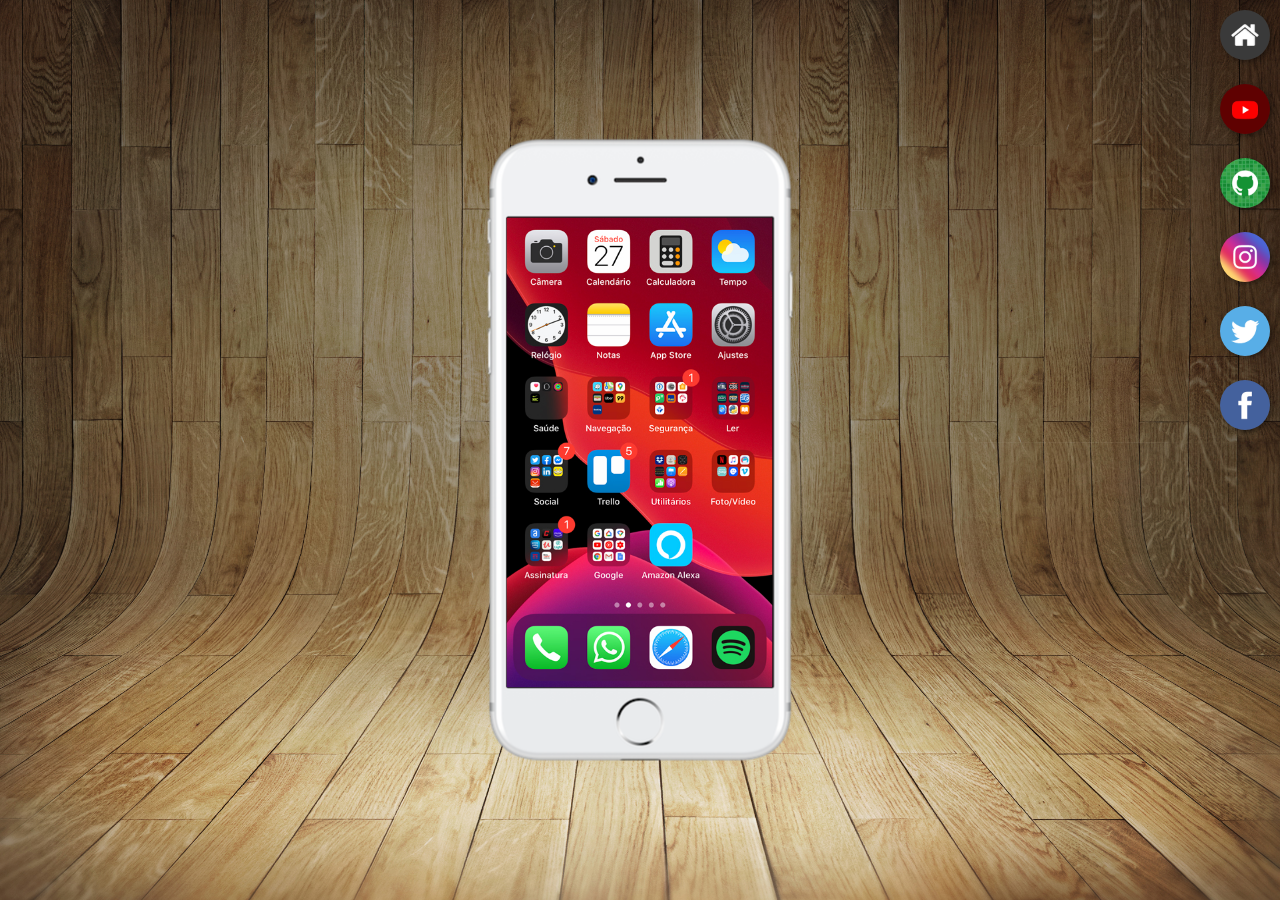
<file: index.html>
<!DOCTYPE html>
<html lang="pt-br">
<head>
    <meta charset="UTF-8">
    <meta name="viewport" content="width=device-width, initial-scale=1.0">
    <link rel="shortcut icon" href="favicon.ico" type="image/x-icon">
    <title>Projeto Redes Sociais</title>
<link rel="stylesheet" href="css/style.css">
</head>
<body>
    <main>
        <section id="telefone">
            <iframe src="home.html" frameborder="0" name="tela" id="tela">
                <p>Seu navegador não é compatível</p>
            </iframe>
        </section>
        <section id="redes_sociais">
            <a href="home.html" target="tela"><img src="imagens/logo-home.jpg" alt="logo"></a><br>
            <a href="youyube.html" target="tela"><img src="imagens/logo-youtube.jpg" alt="youyube"></a><br>
            <a href="github.html" target="tela"><img src="imagens/logo-github.jpg" alt="github"></a><br>
            <a href="instagram.html" target="tela"><img src="imagens/logo-instagram.jpg" alt="instagram"></a><br>
            <a href="twitter.html" target="tela"><img src="imagens/logo-twitter.jpg" alt="twitter"></a><br>
            <a href="facebook.html" target="tela"><img src="imagens/logo-facebook.jpg" alt="facebook"></a><br>

        </section>
    </main>
</body>
</html>
</file>
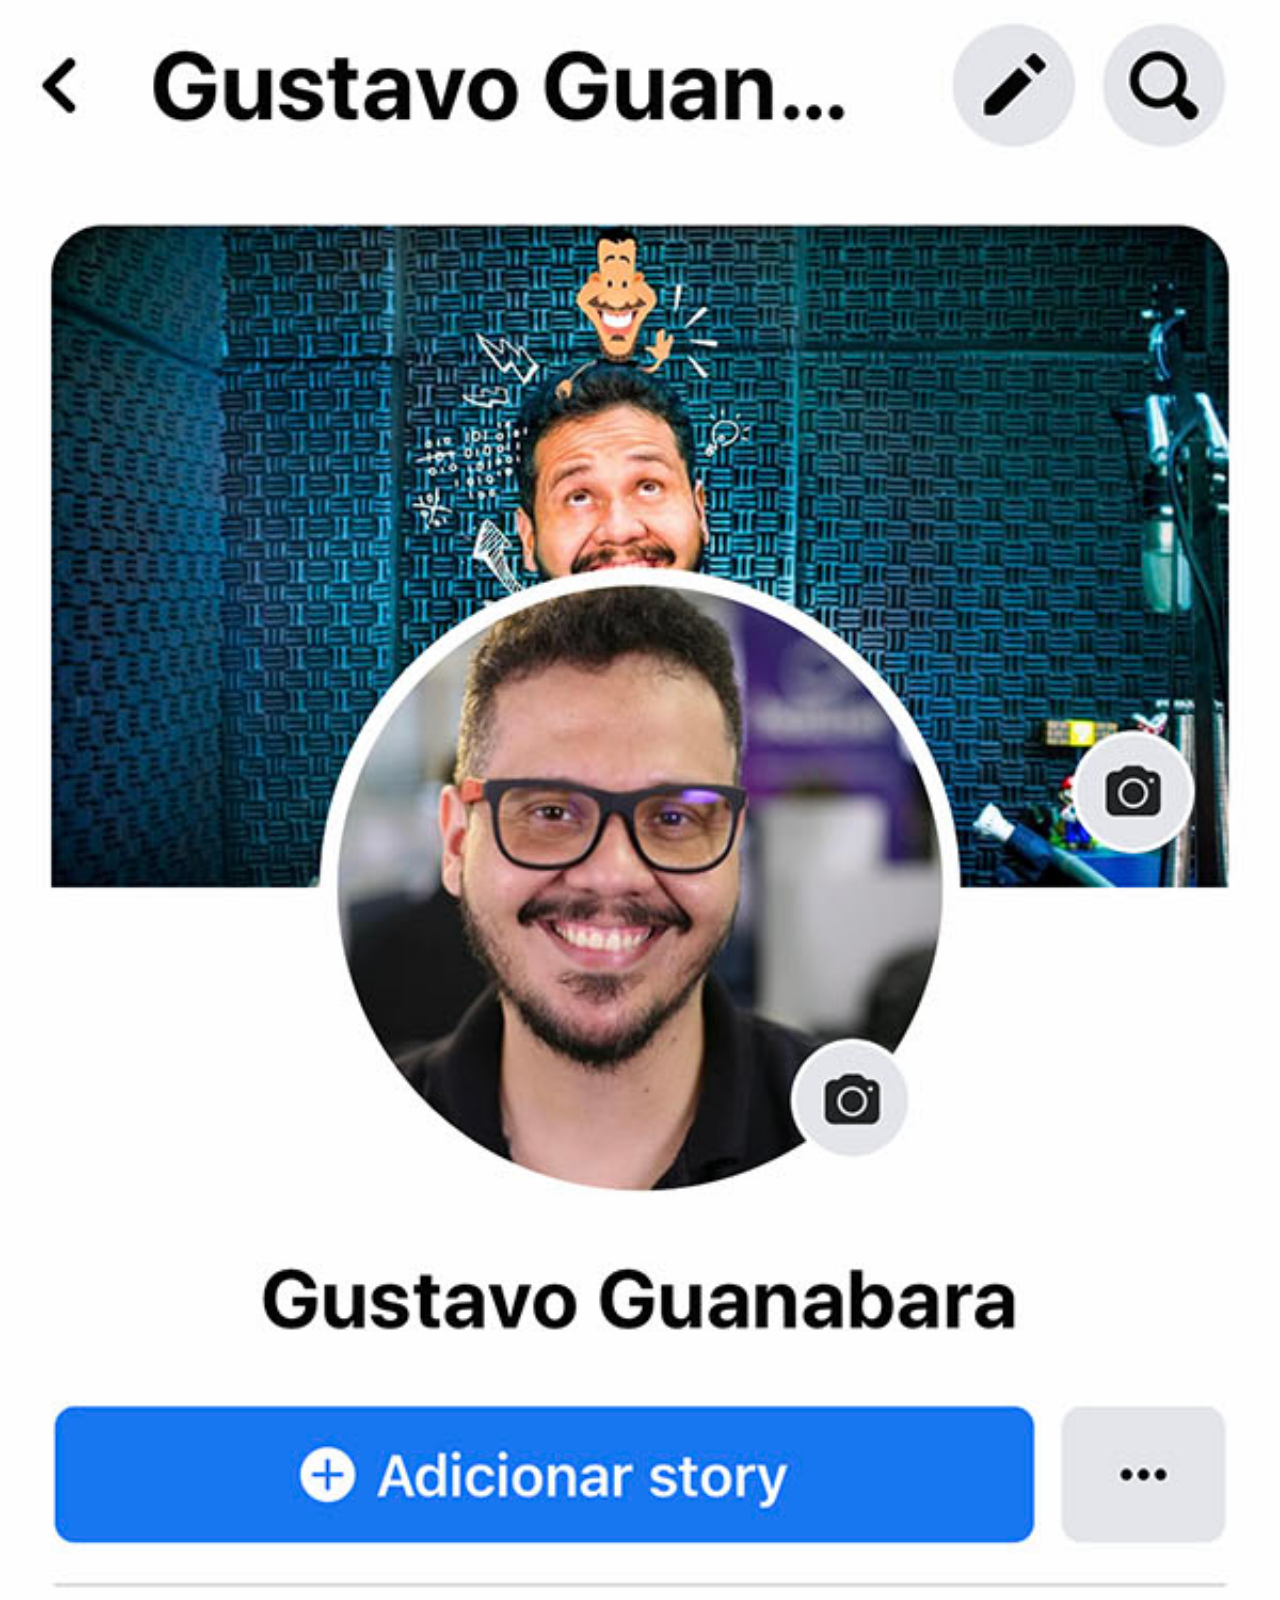
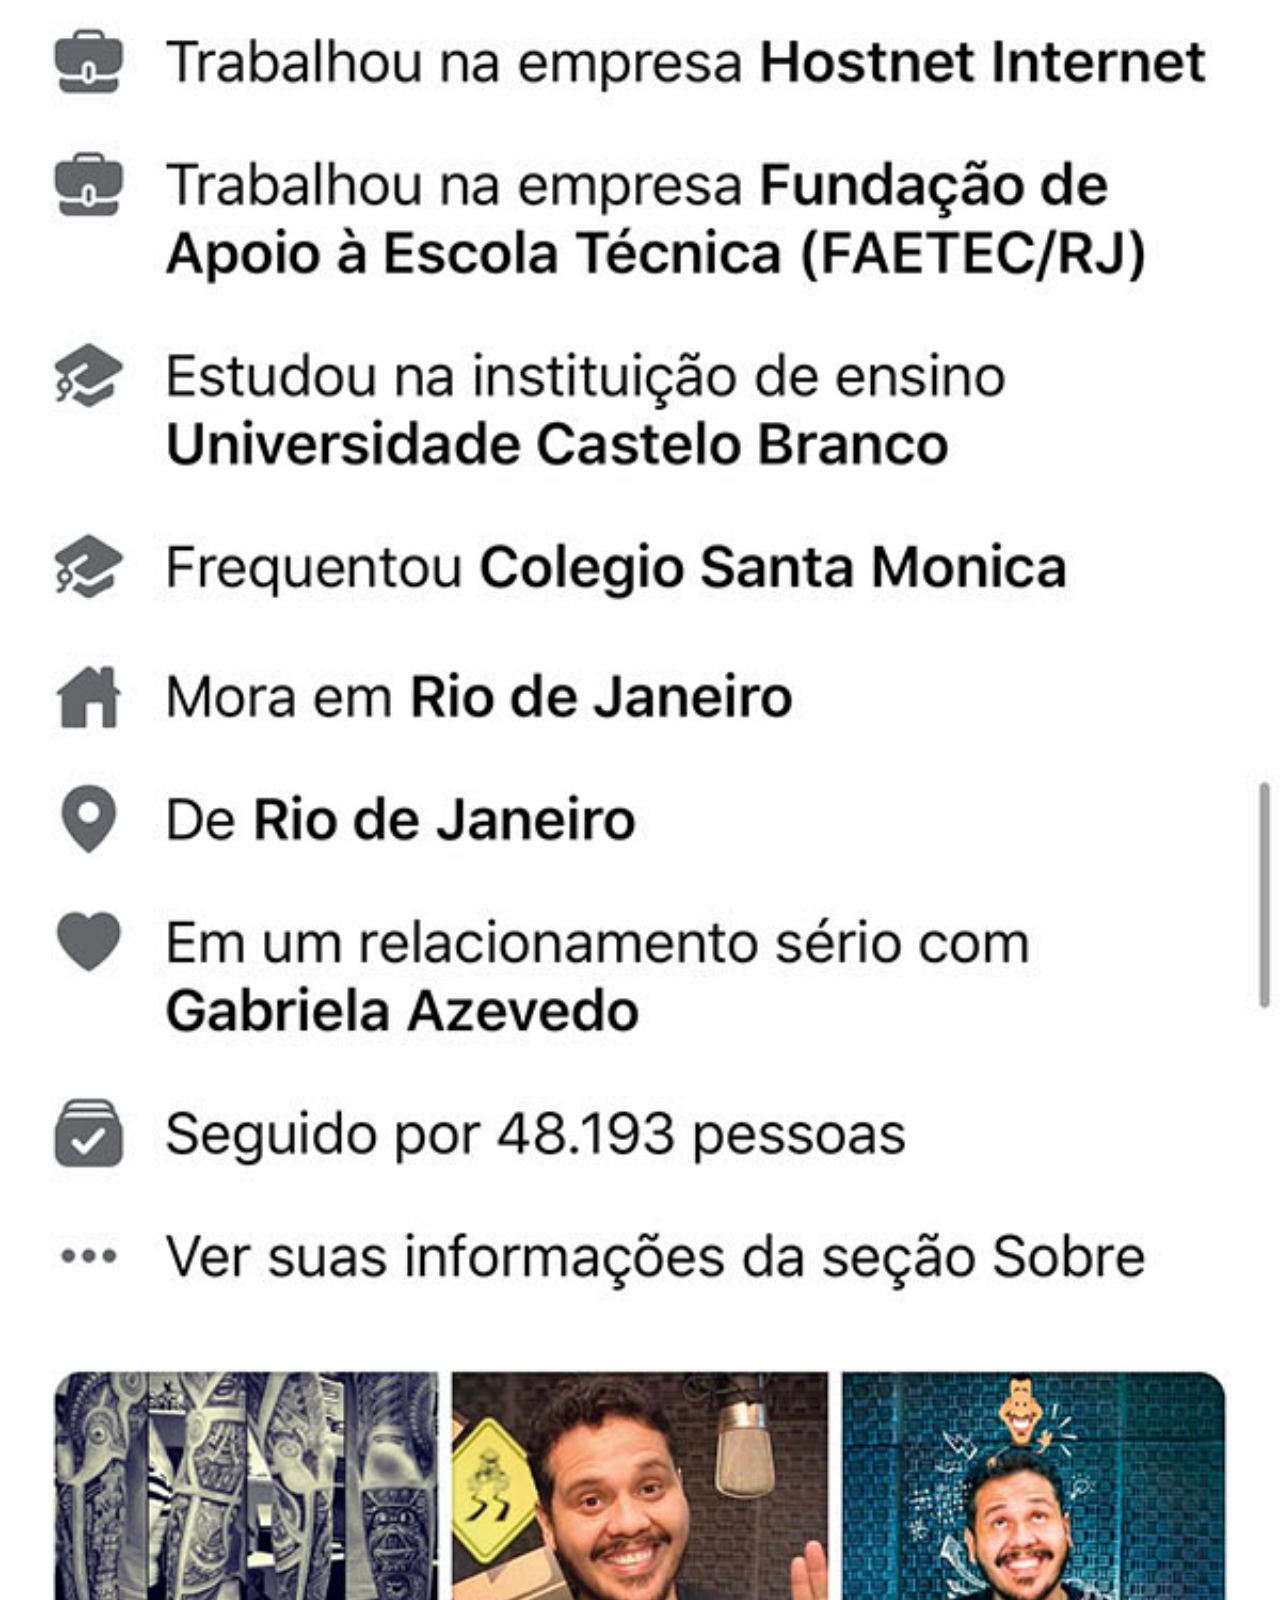
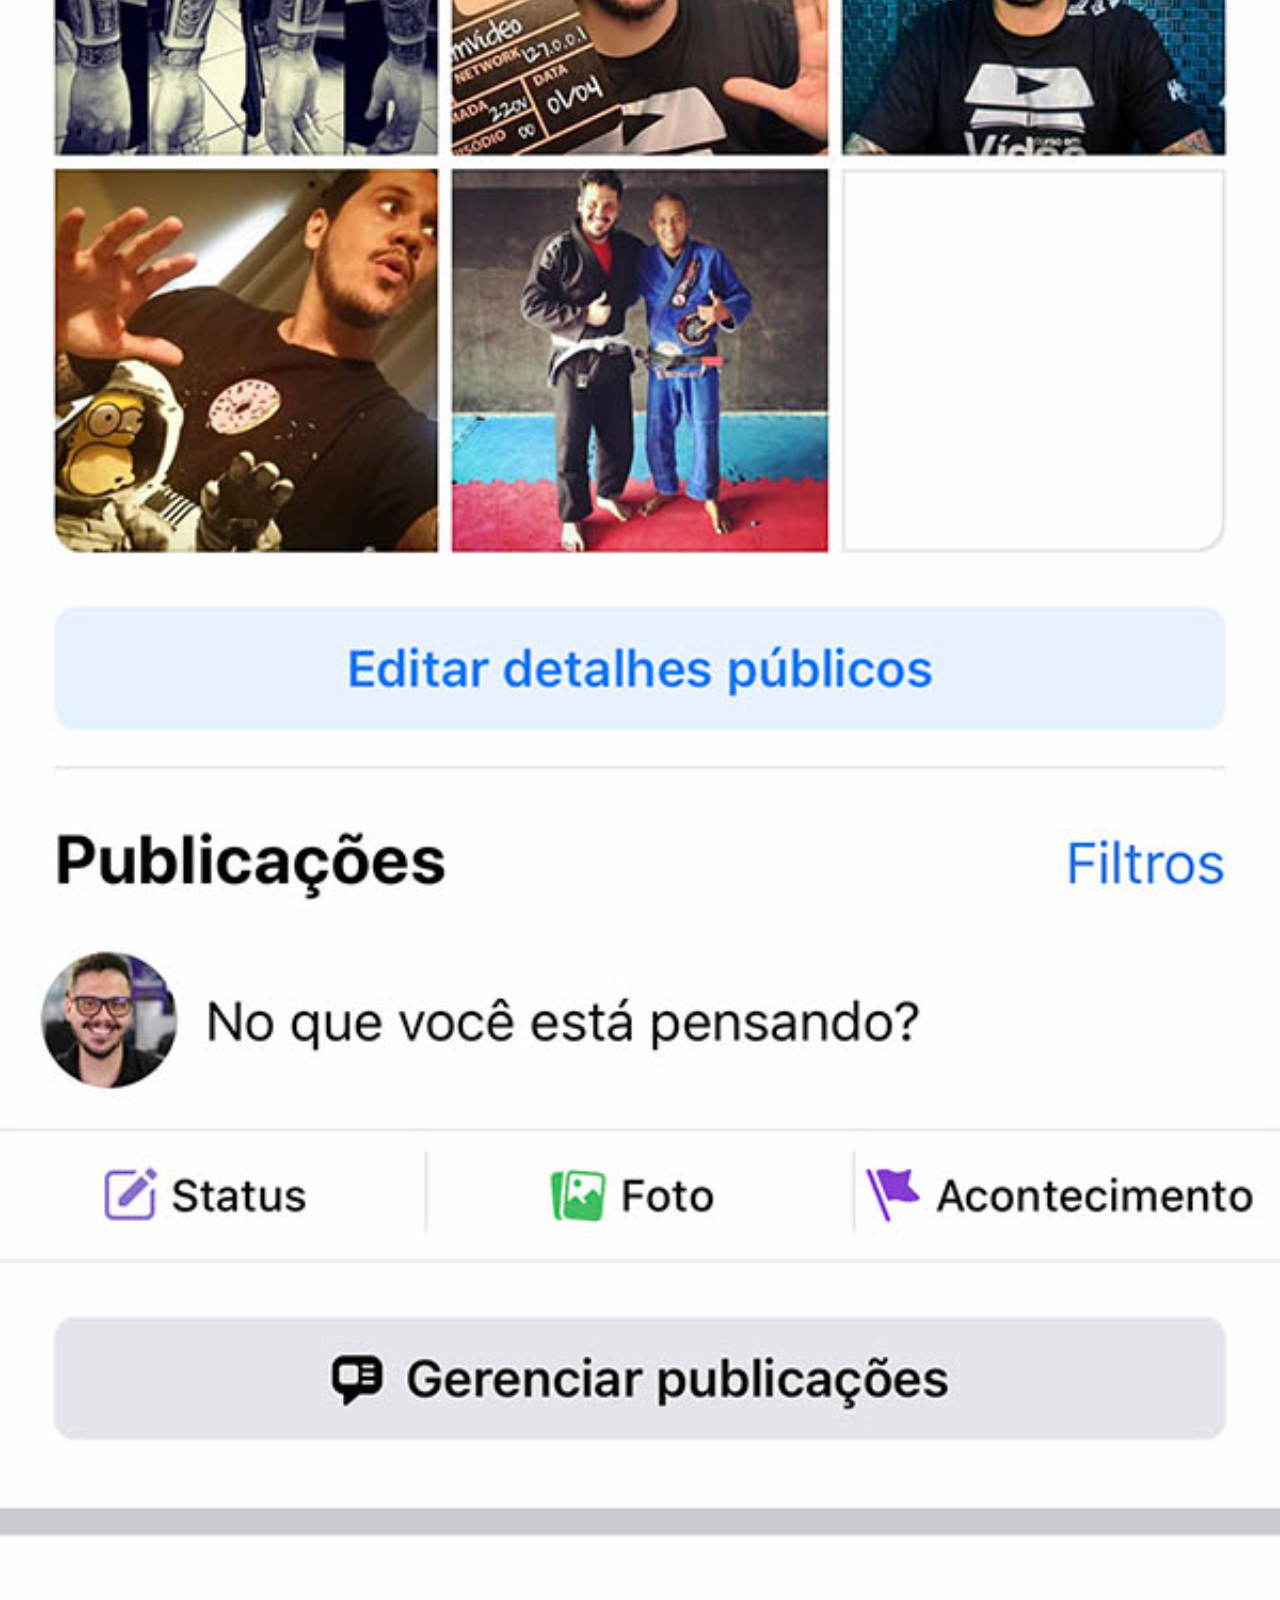
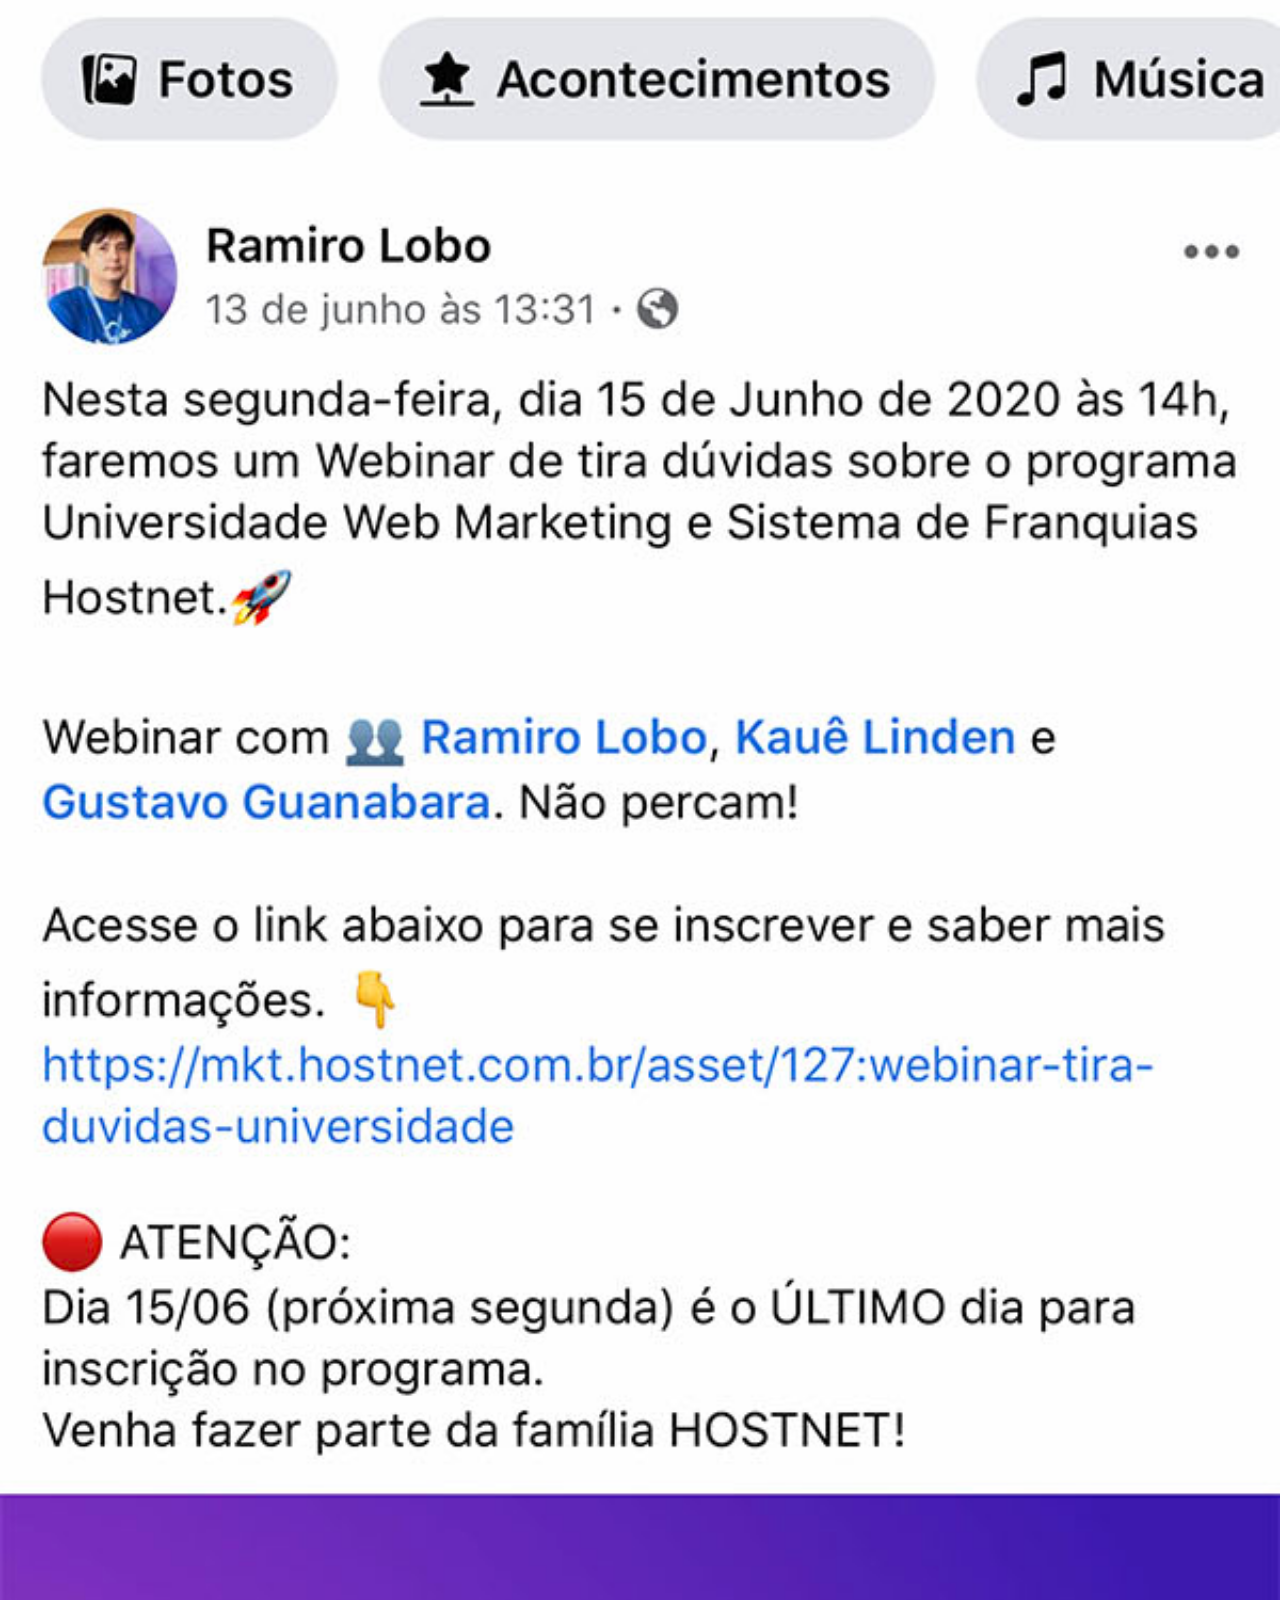
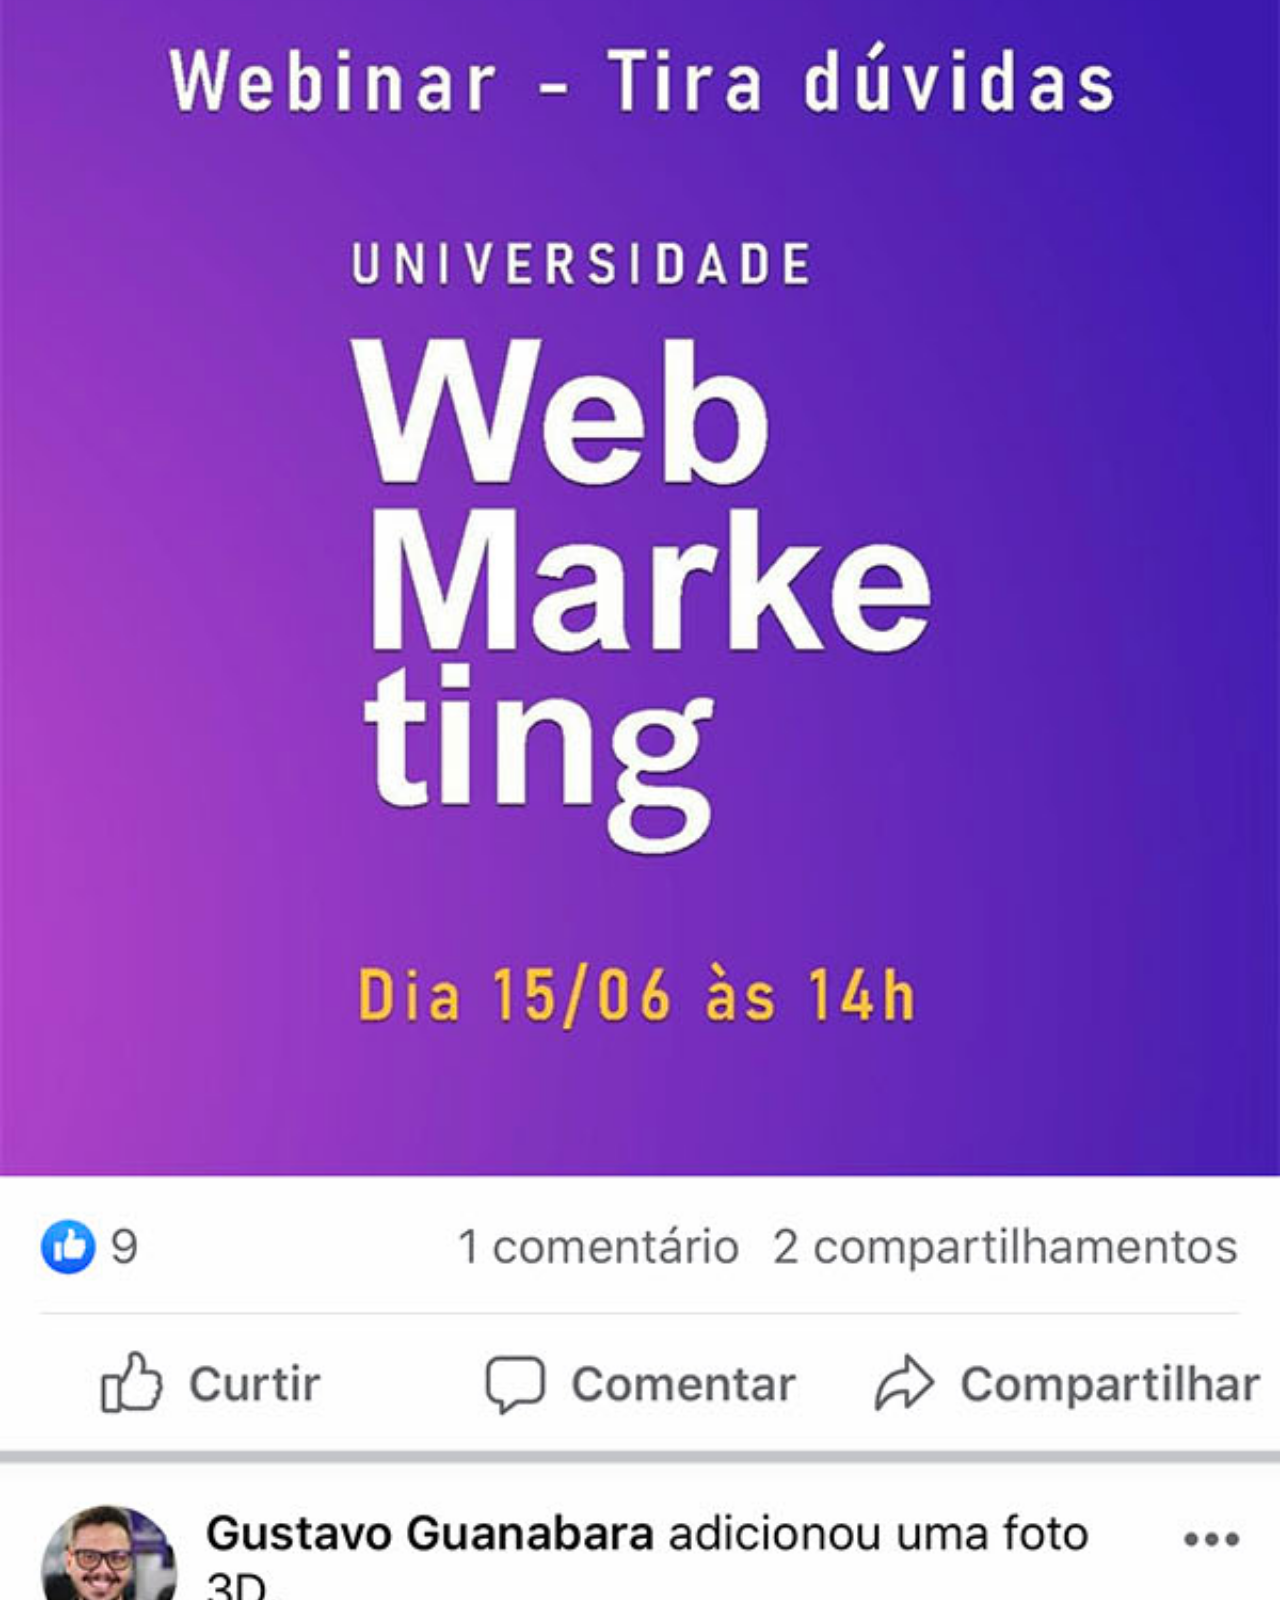
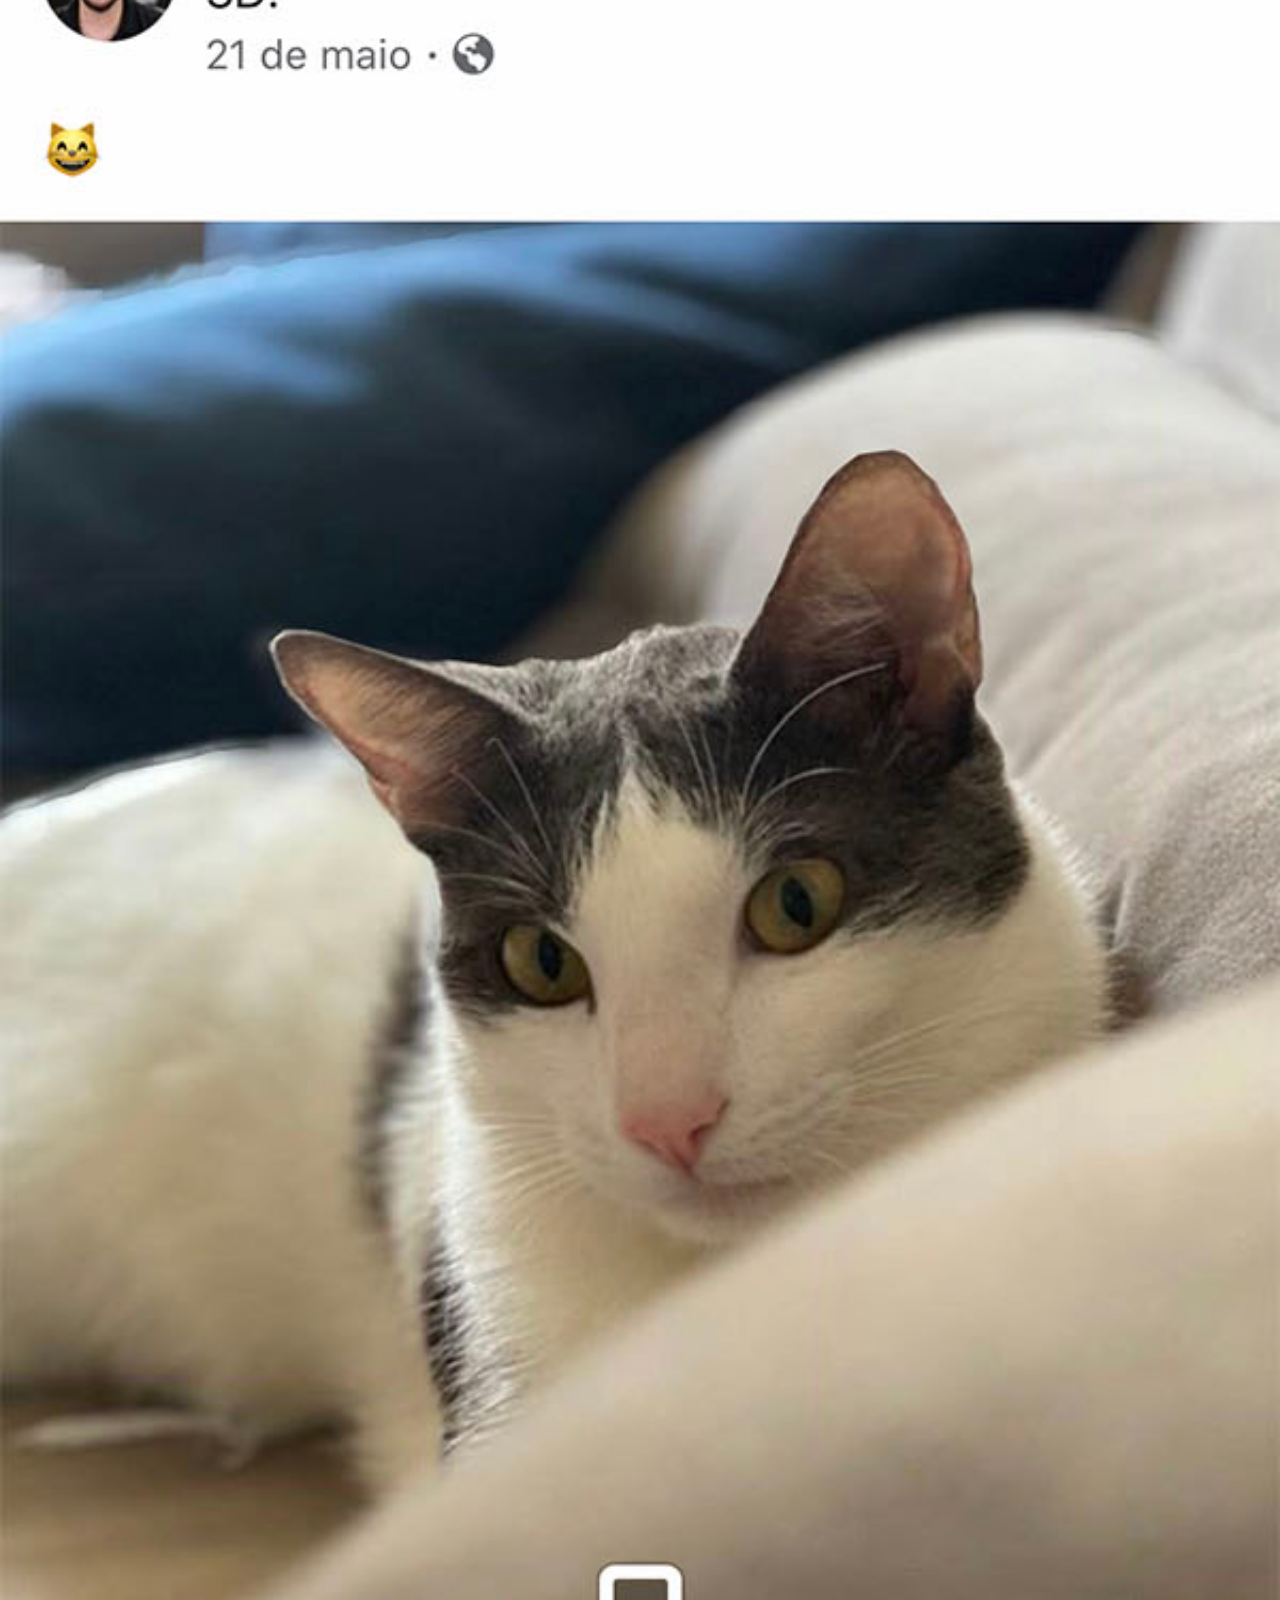
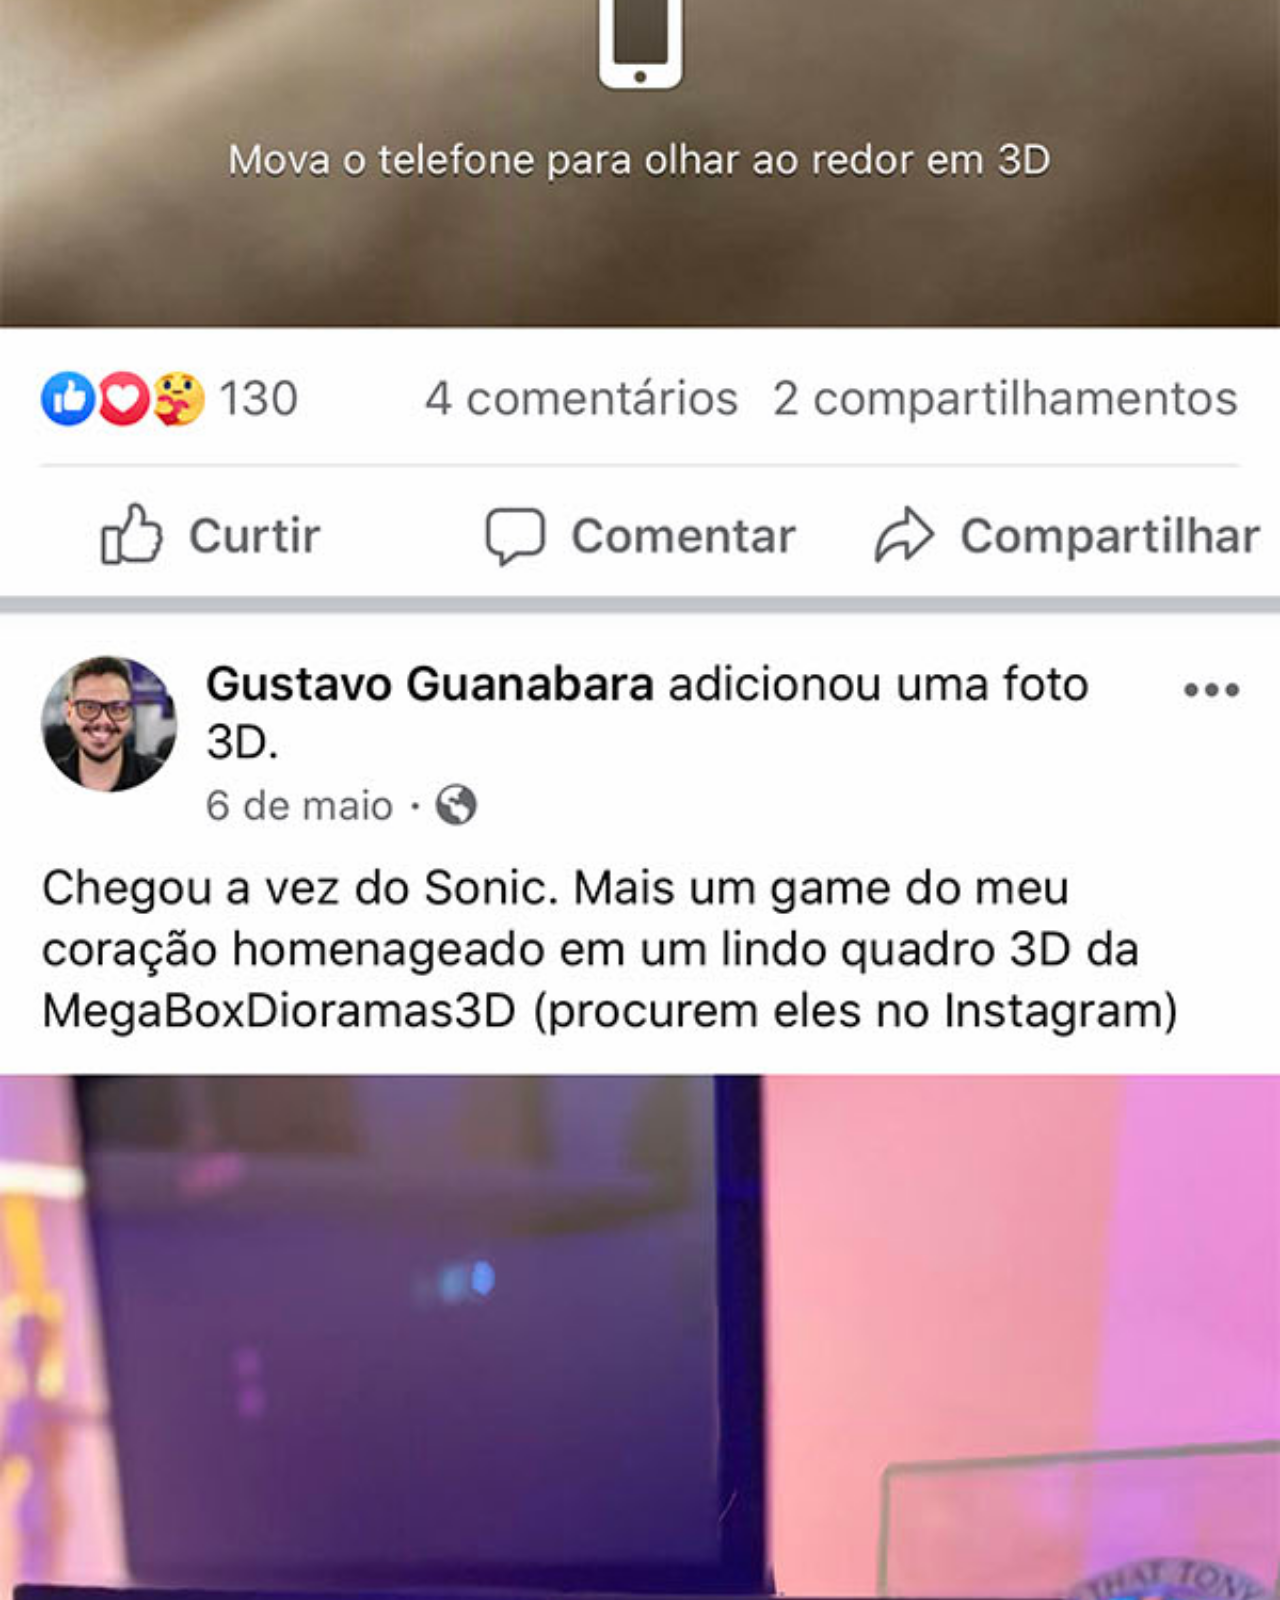
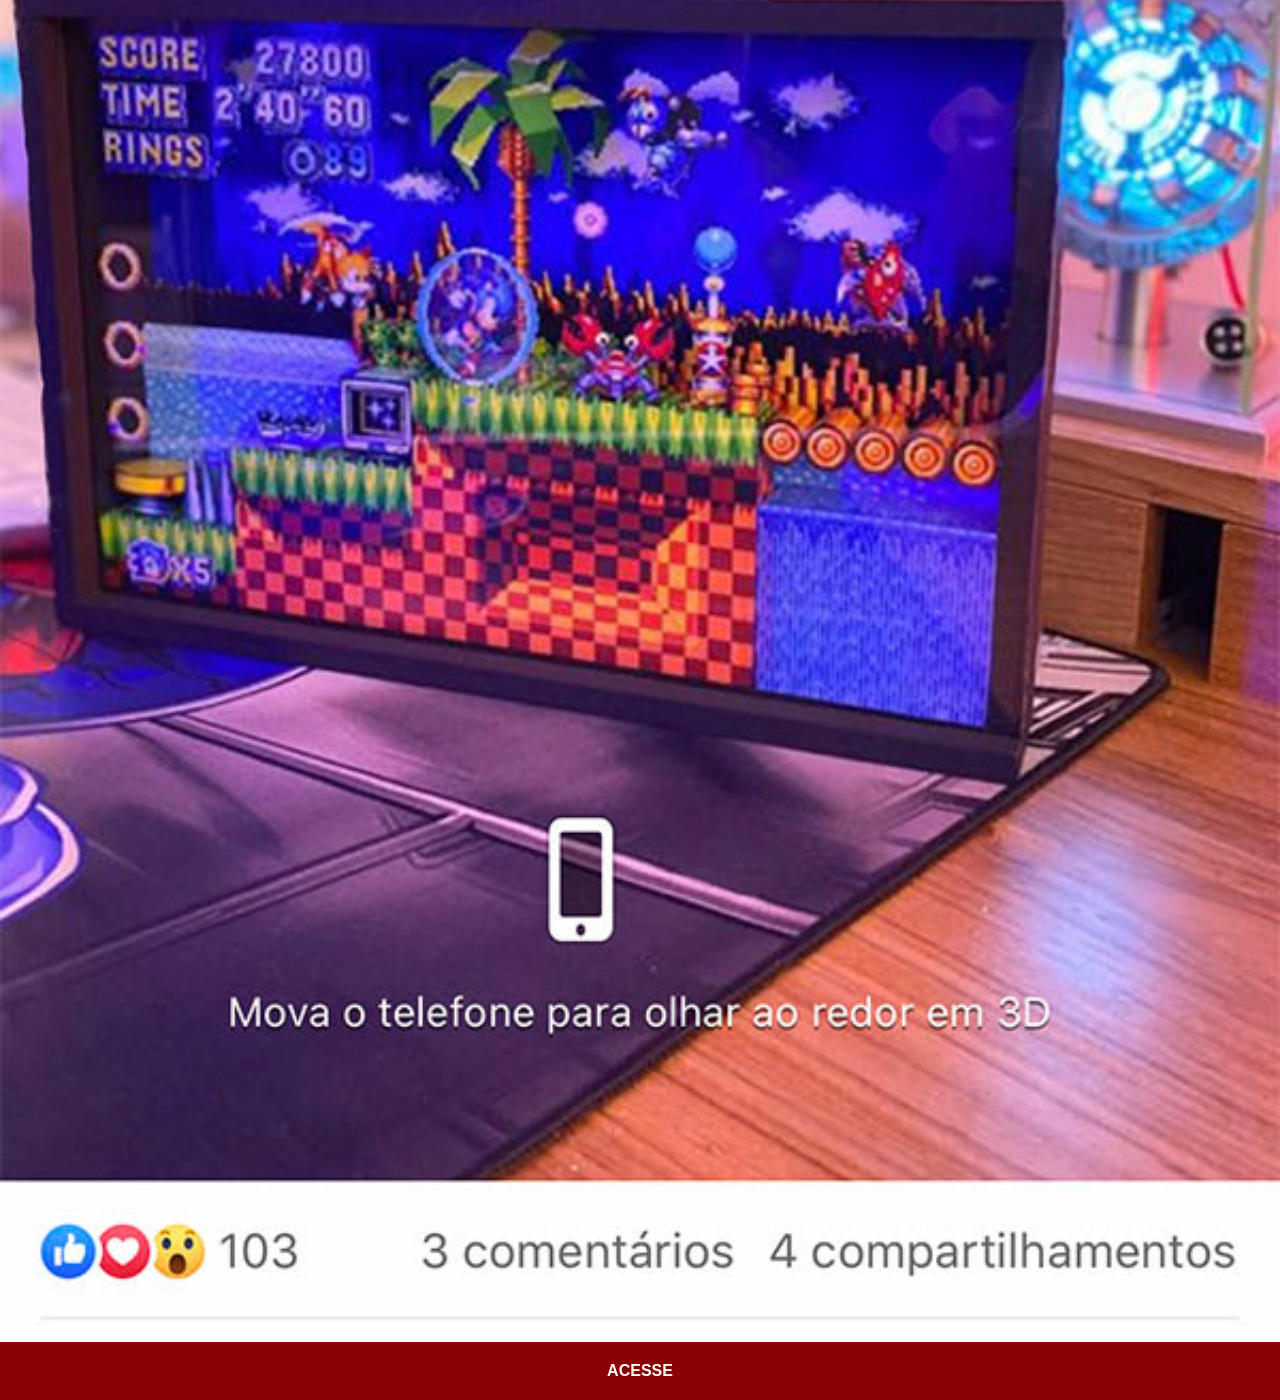
<file: facebook.html>
<!DOCTYPE html>
<html lang="pt-br">
<head>
    <meta charset="UTF-8">
    <meta name="viewport" content="width=device-width, initial-scale=1.0">
    <title>Facebook</title>
    <link rel="stylesheet" href="css/botoes.css">
</head>
<body>
    <img src="imagens/tela-facebook.jpg" alt="Facebook">
    <a href="https://www.facebook.com/" target="_blank">ACESSE</a>
</body>
</html>
</file>
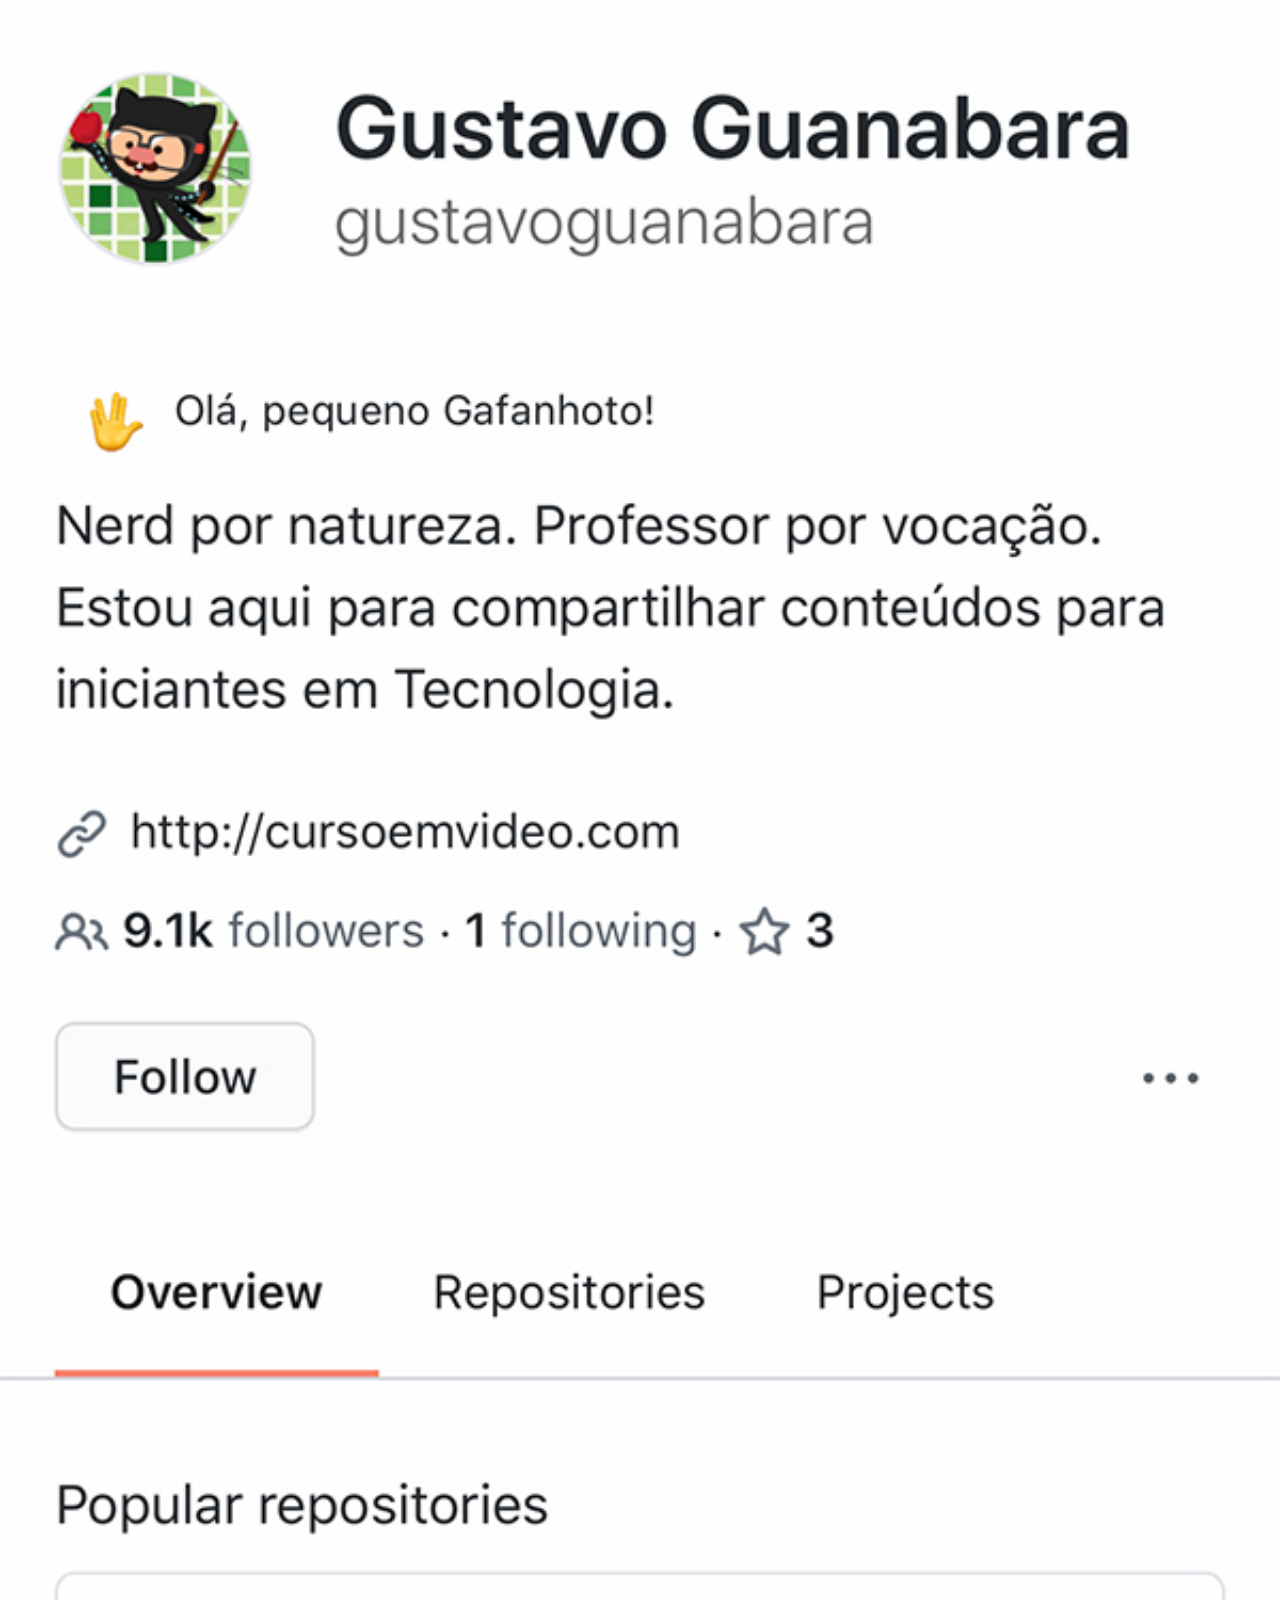
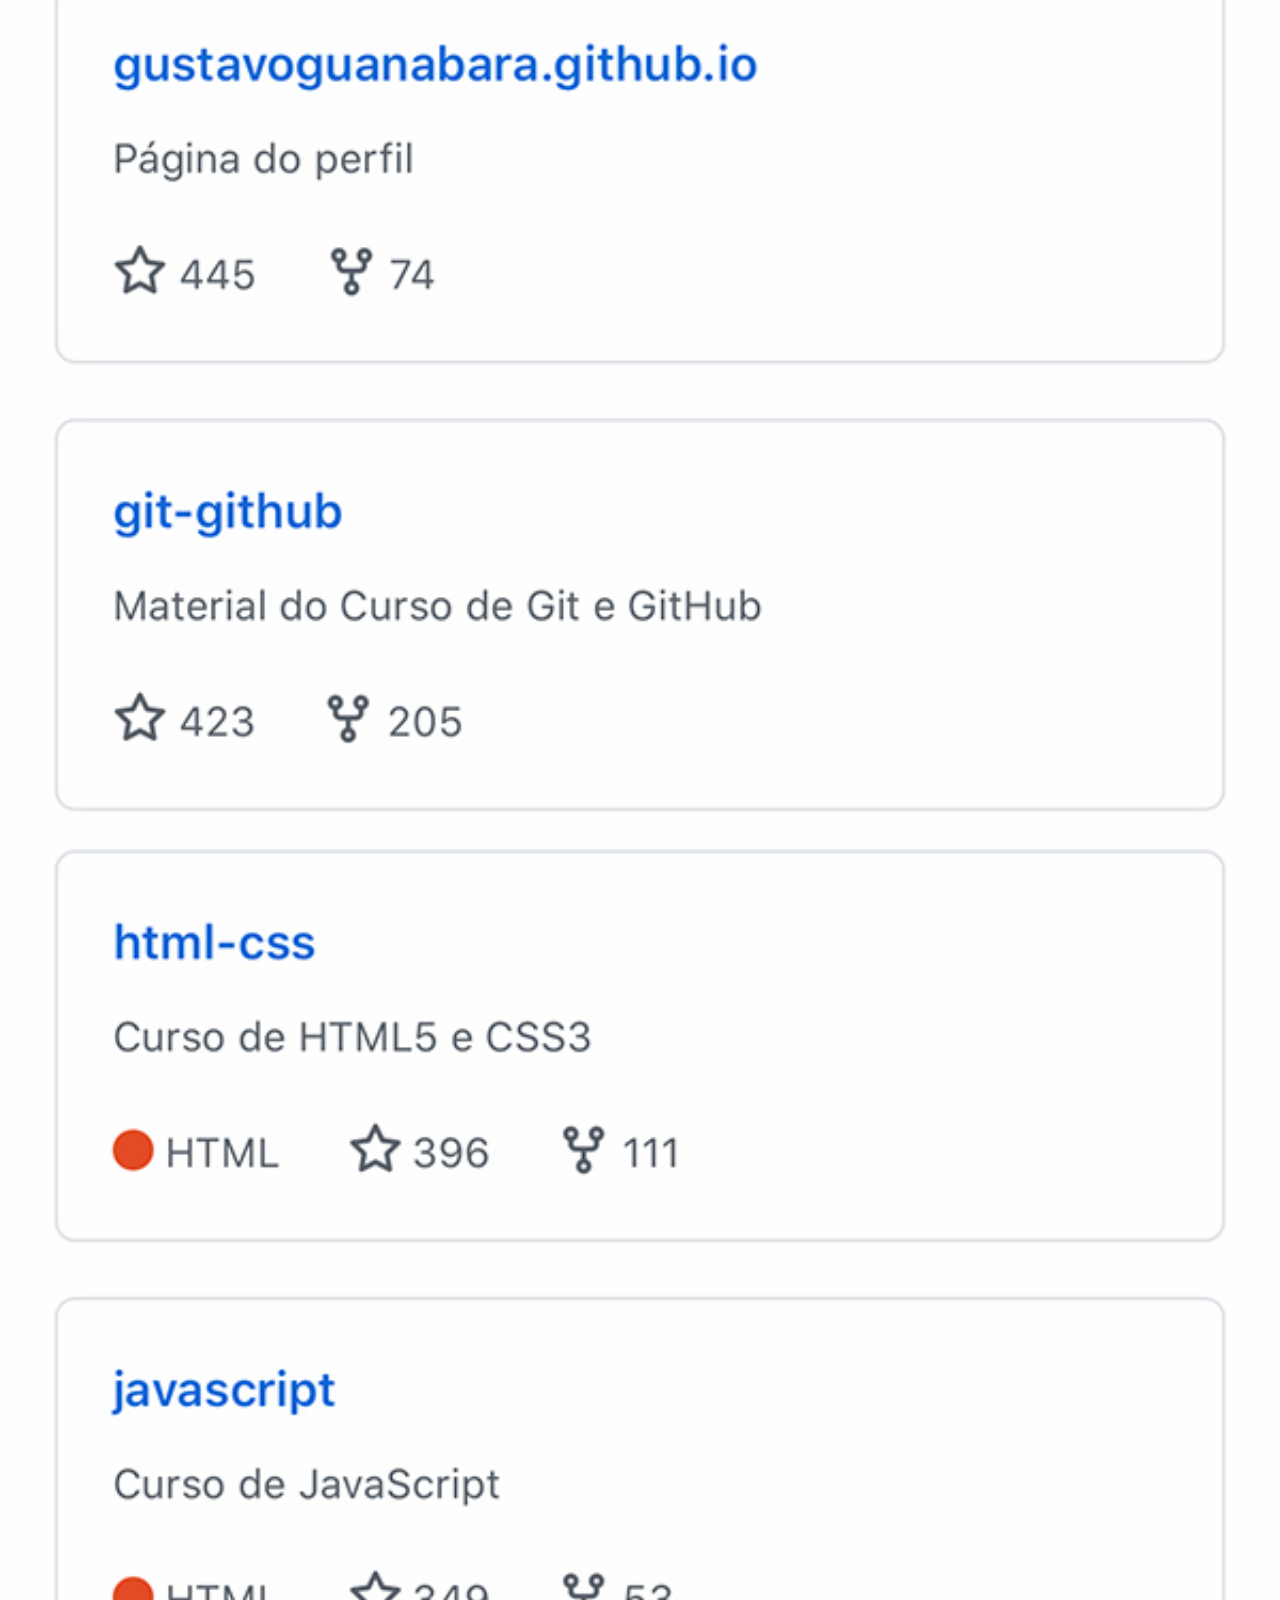
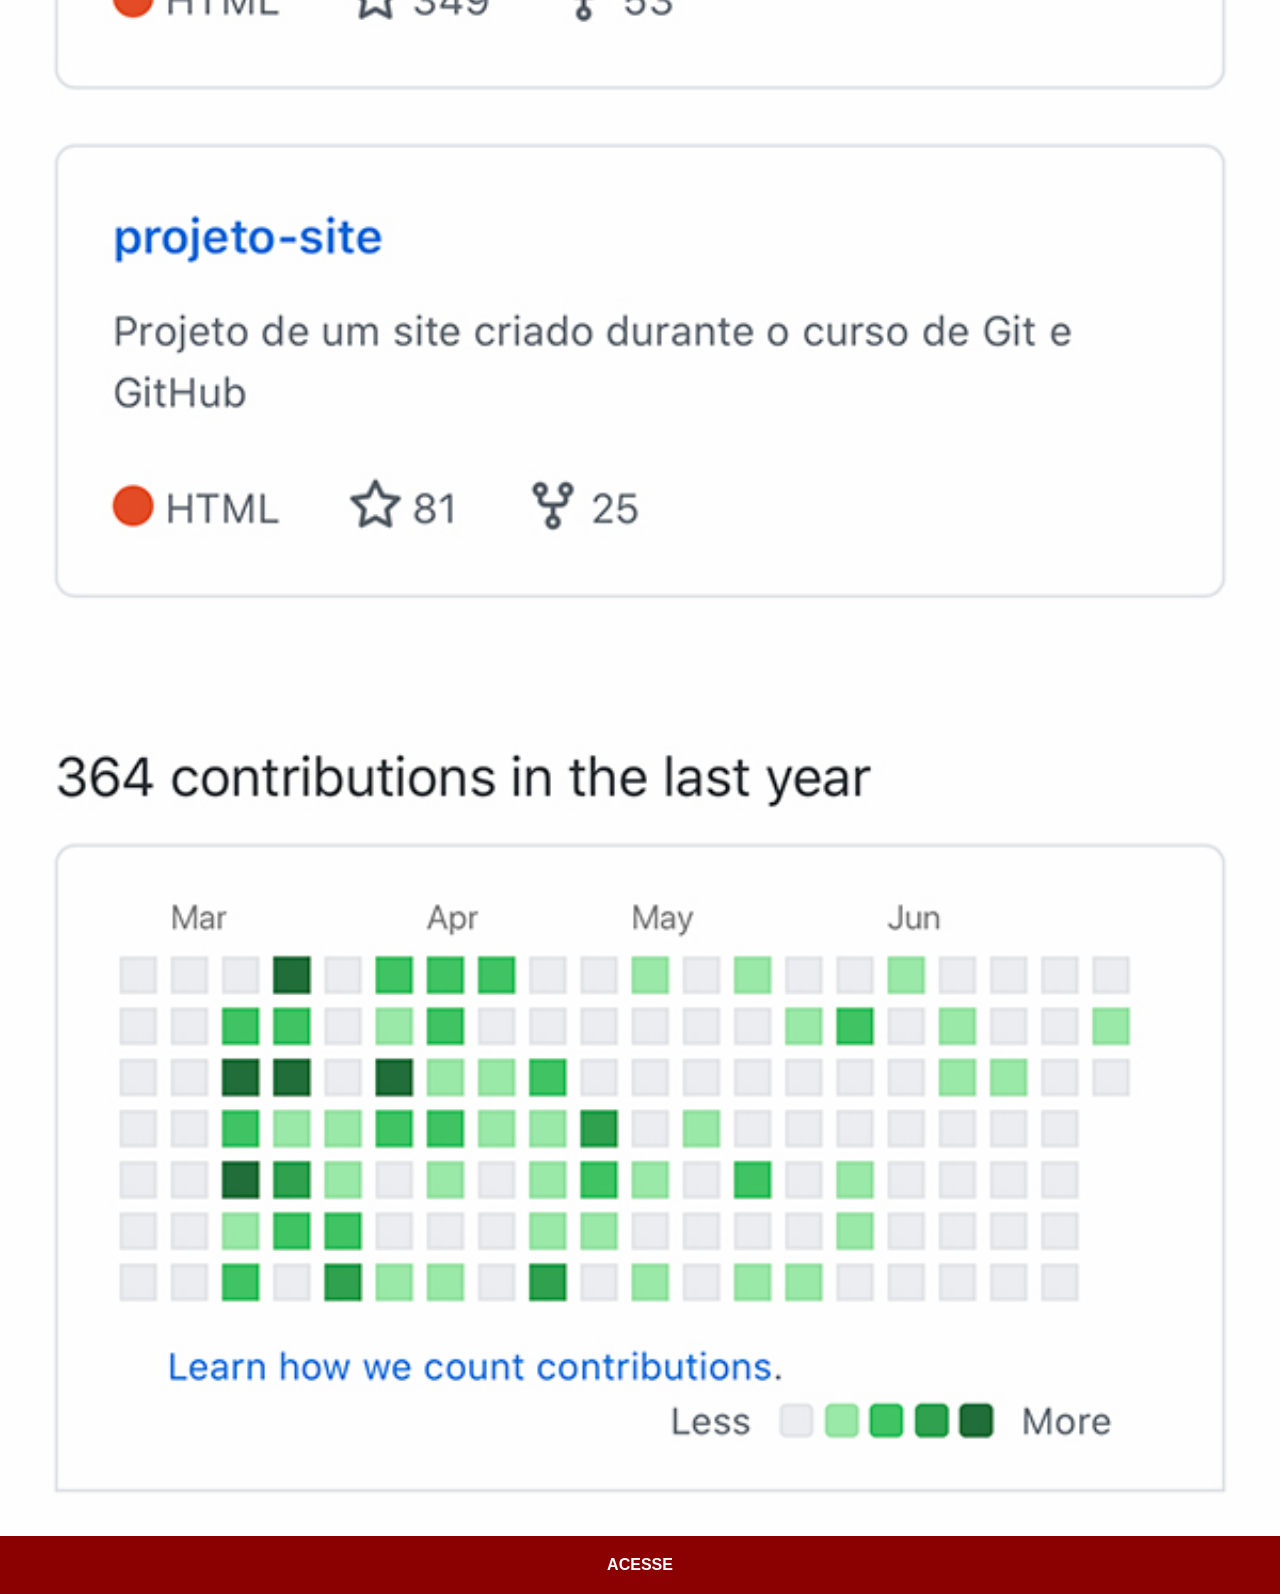
<file: github.html>
<!DOCTYPE html>
<html lang="pt-br">
<head>
    <meta charset="UTF-8">
    <meta name="viewport" content="width=device-width, initial-scale=1.0">
    <title>Document</title>
    <link rel="stylesheet" href="css/botoes.css">
</head>
<body>
    <img src="imagens/tela-github.jpg" alt="gitahub">
    <a href="https://github.com/" target="_blank">ACESSE</a>
</body>
</html>
</file>
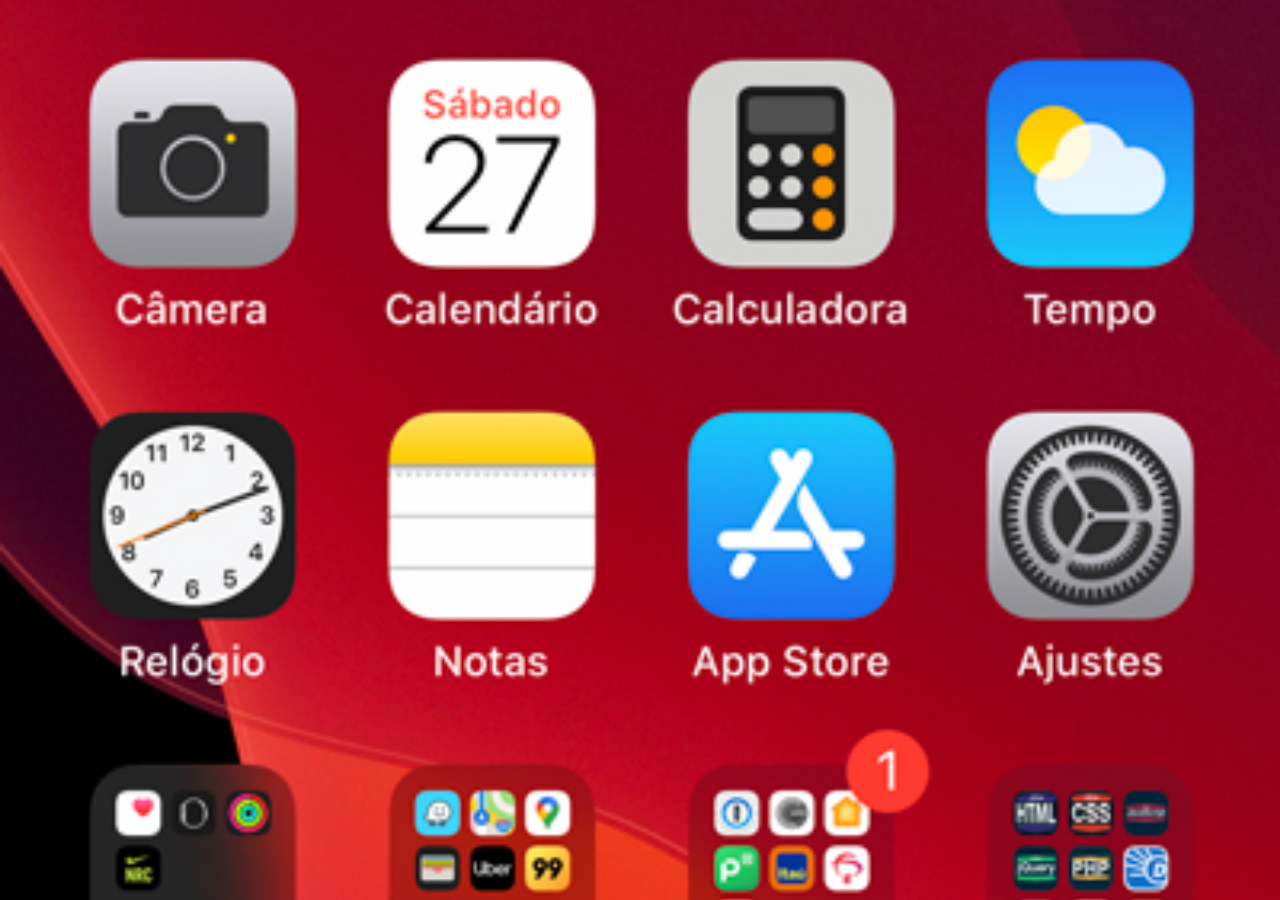
<file: home.html>
<!DOCTYPE html>
<html lang="pt-br">
<head>
    <meta charset="UTF-8">
    <meta name="viewport" content="width=device-width, initial-scale=1.0">
    <title>Home</title>
</head>
<style>
    * {
        margin:0px;
        padding: 0px;
    }
    body{
        width: 100vw;
        height: 100vh;
        background: black url("imagens/tela-home.jpg") no-repeat top center;
        background-size: cover;
       
    }
</style>
<body>
    
</body>
</html>
</file>
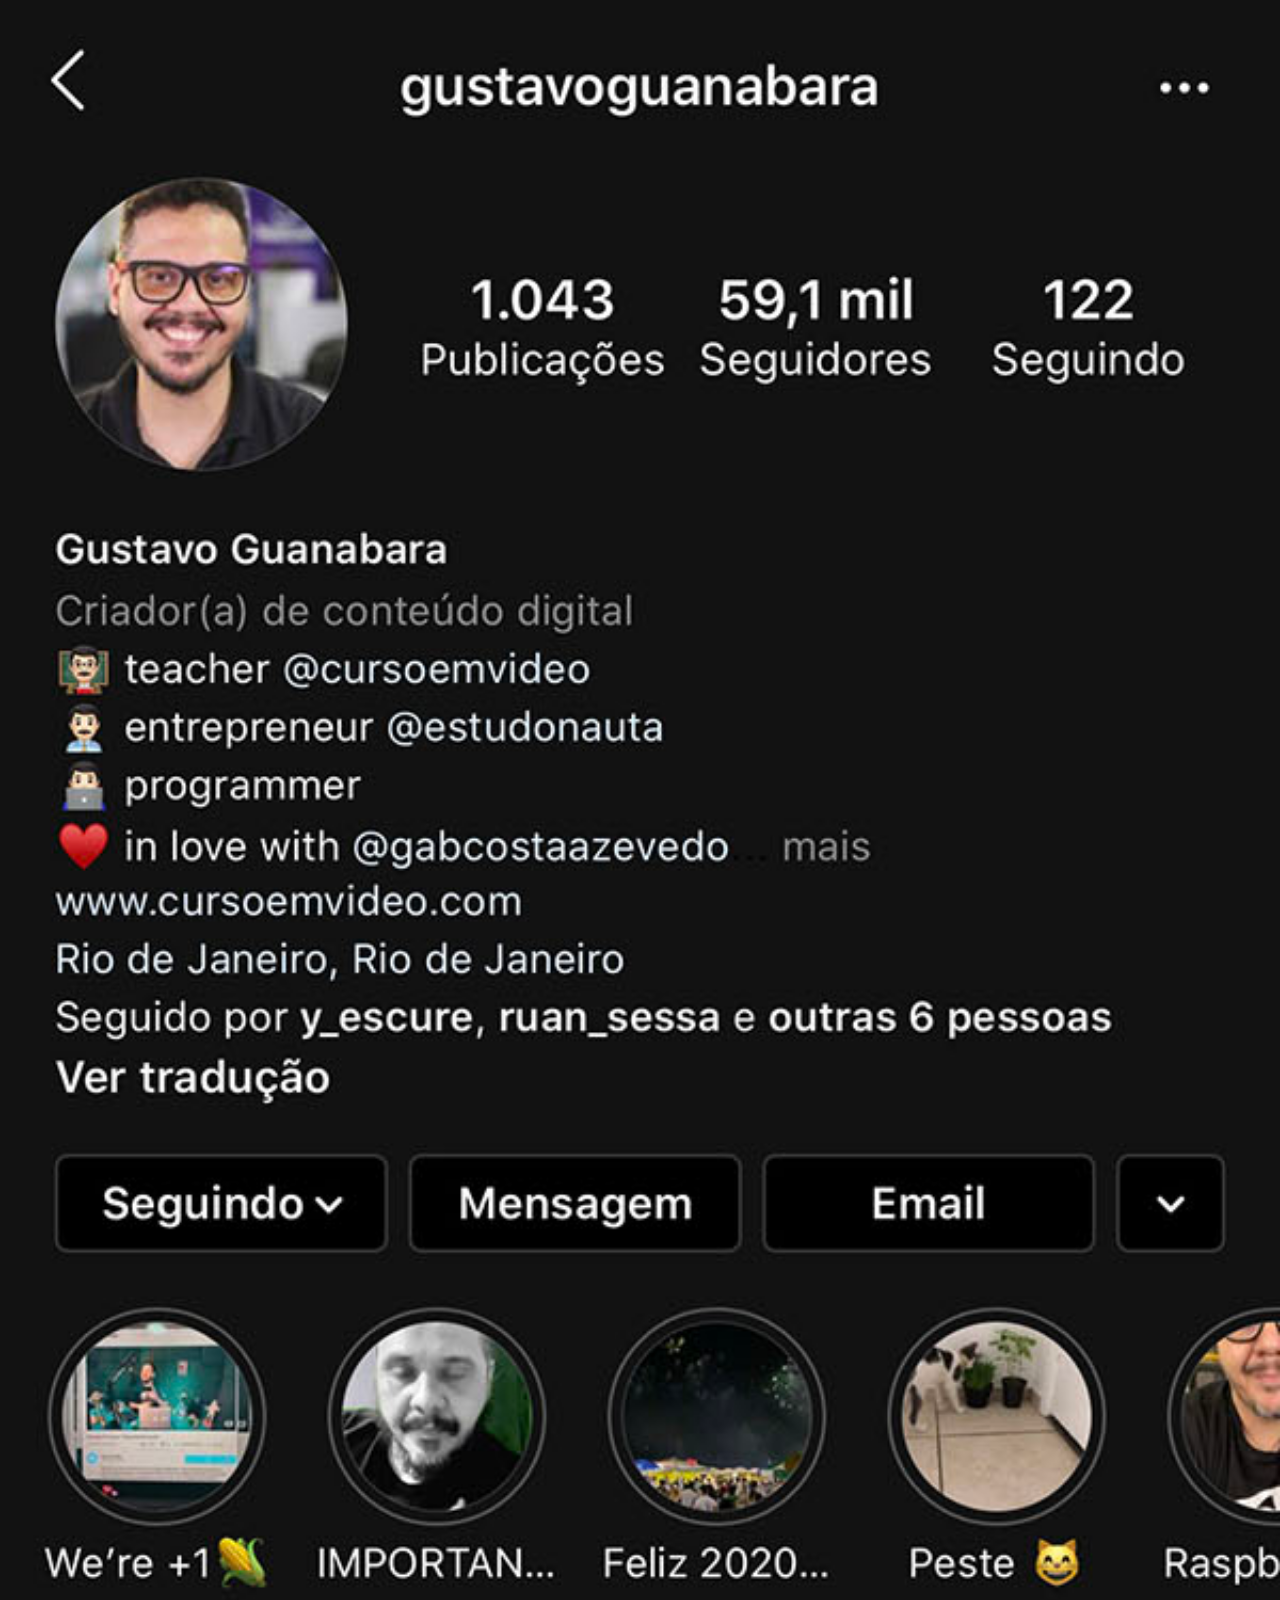
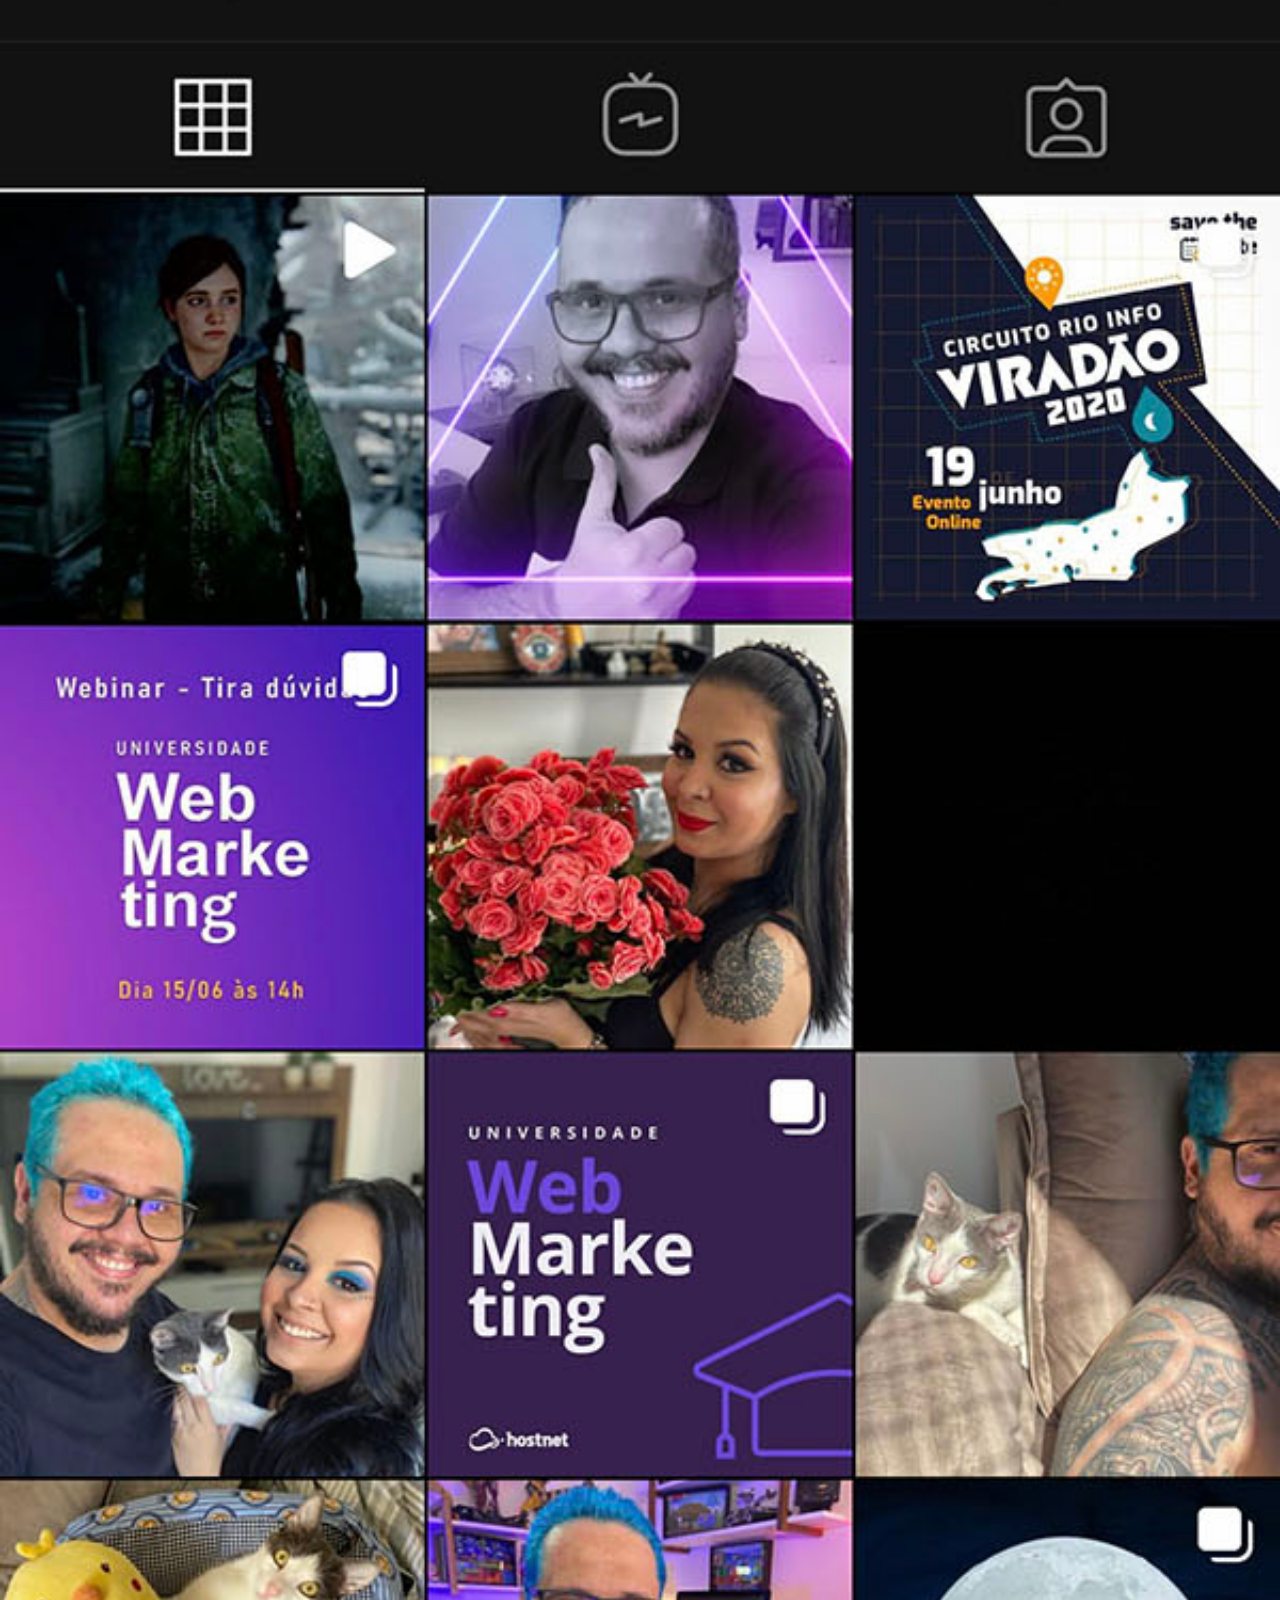
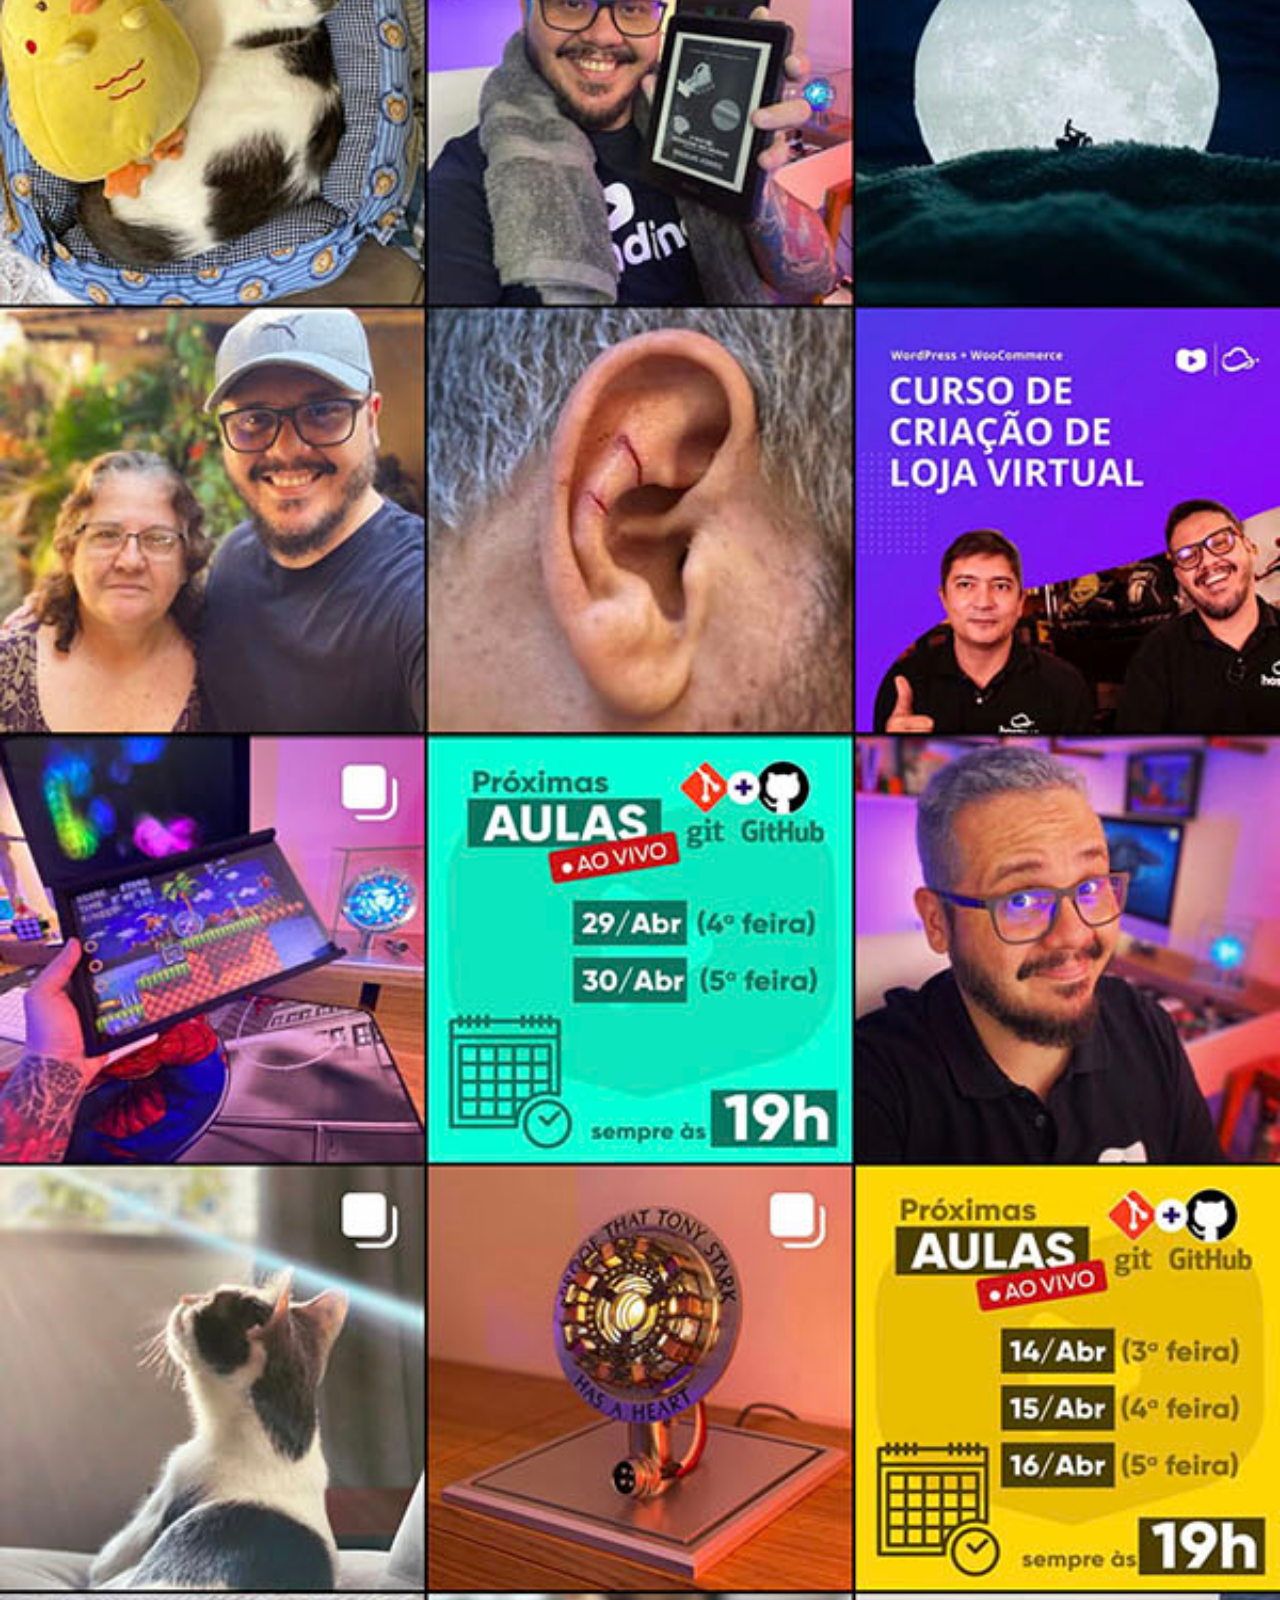
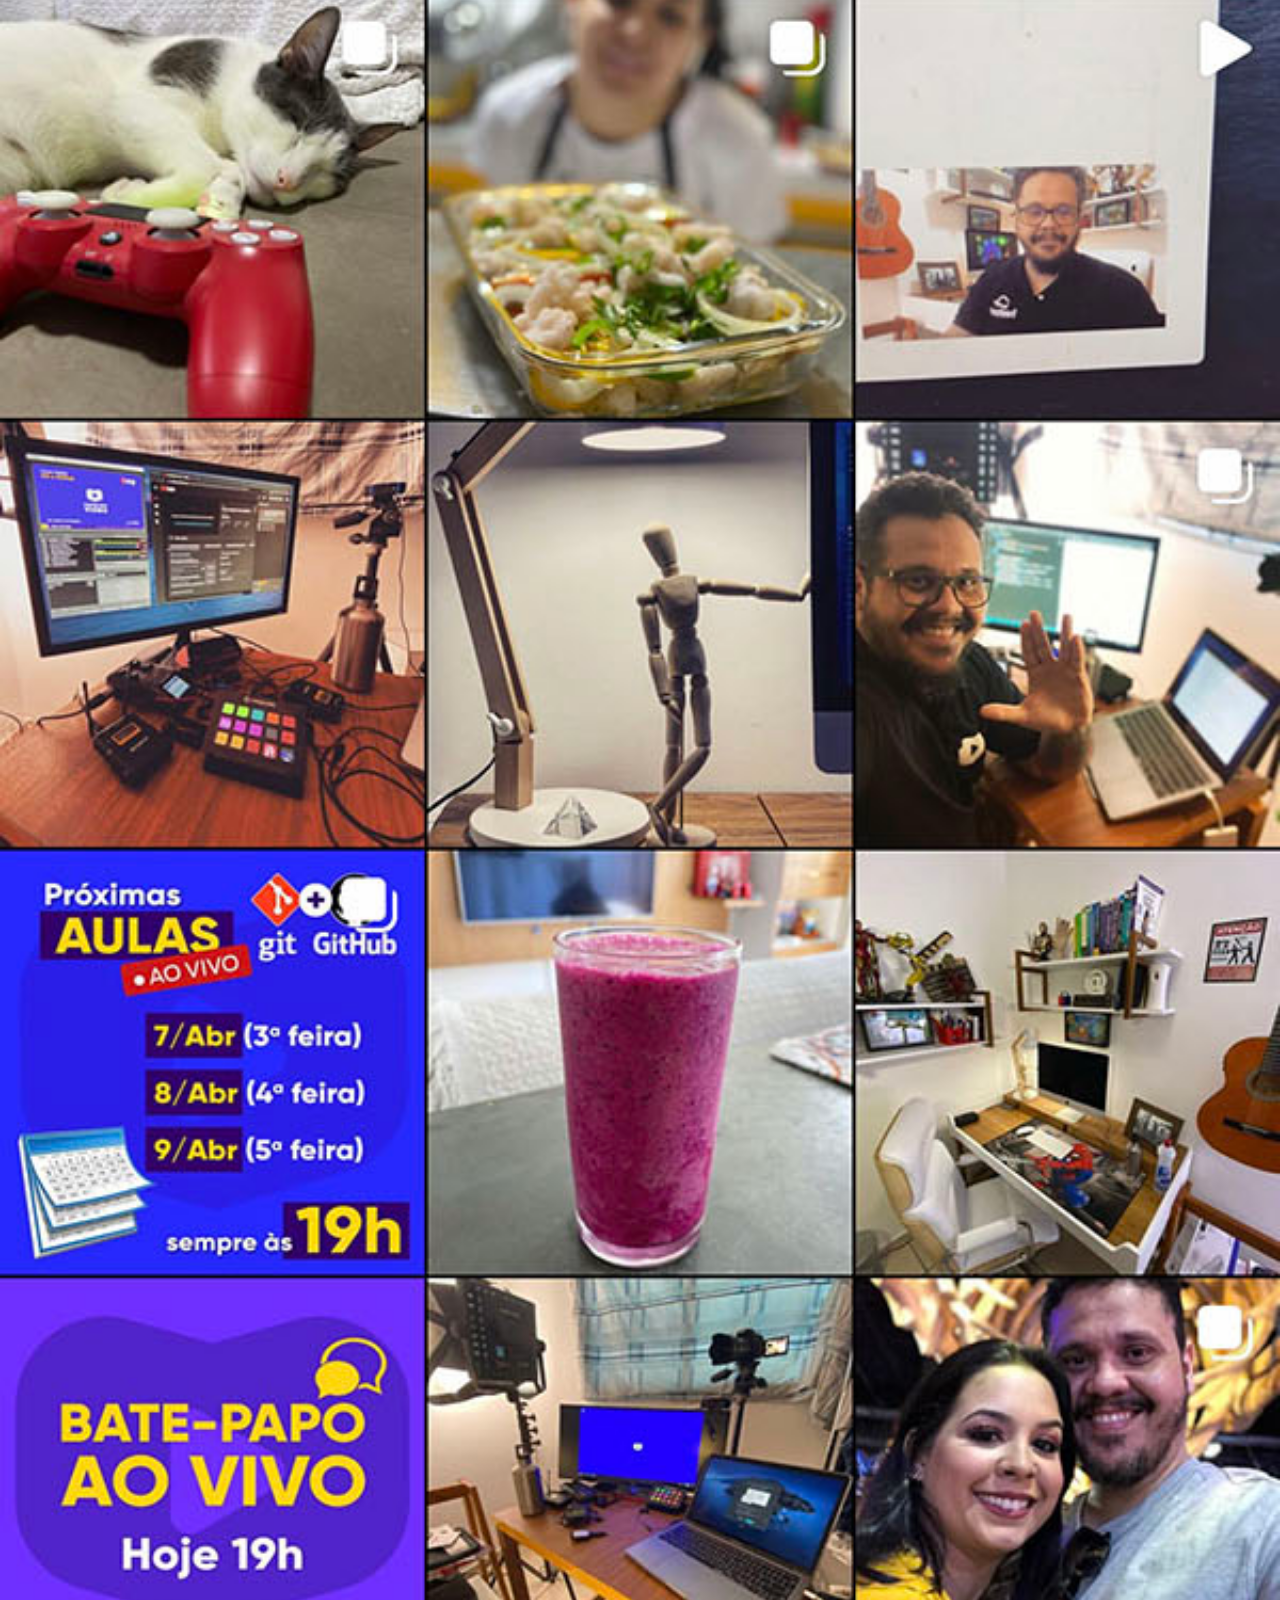
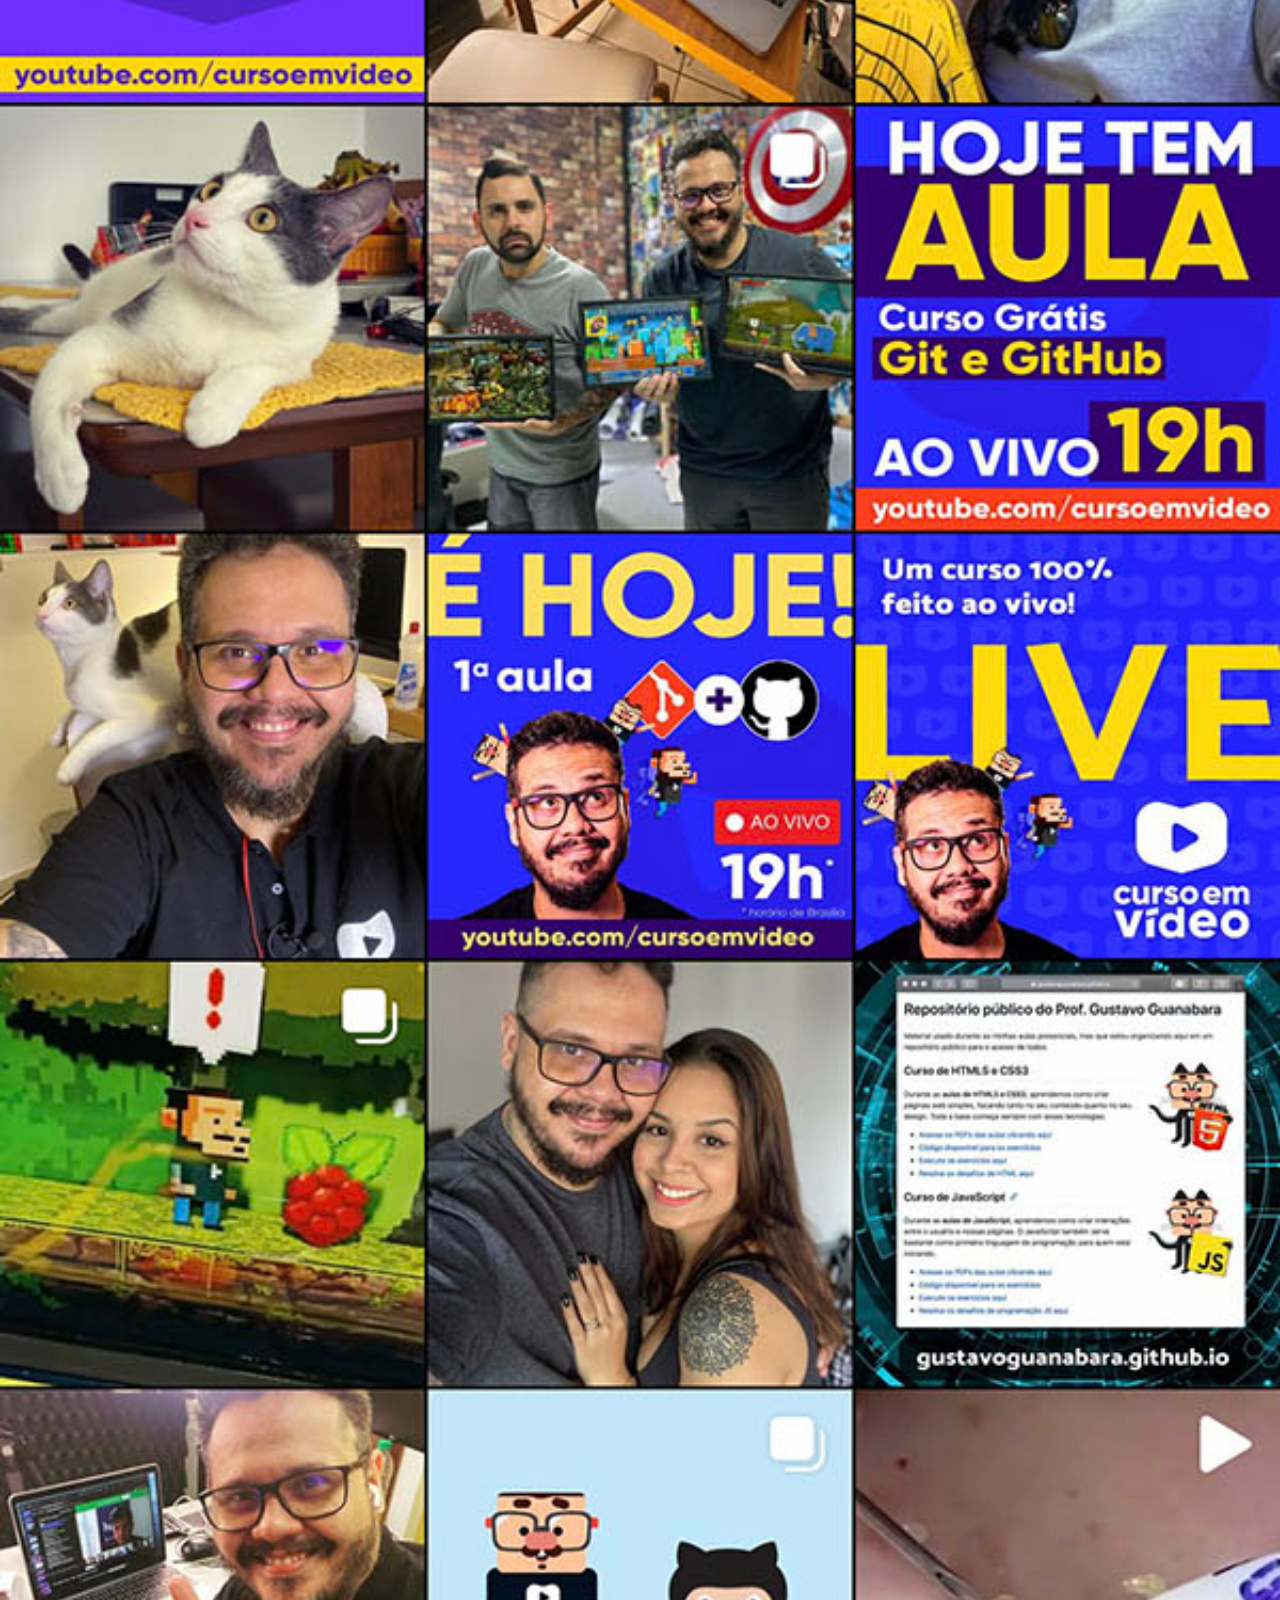
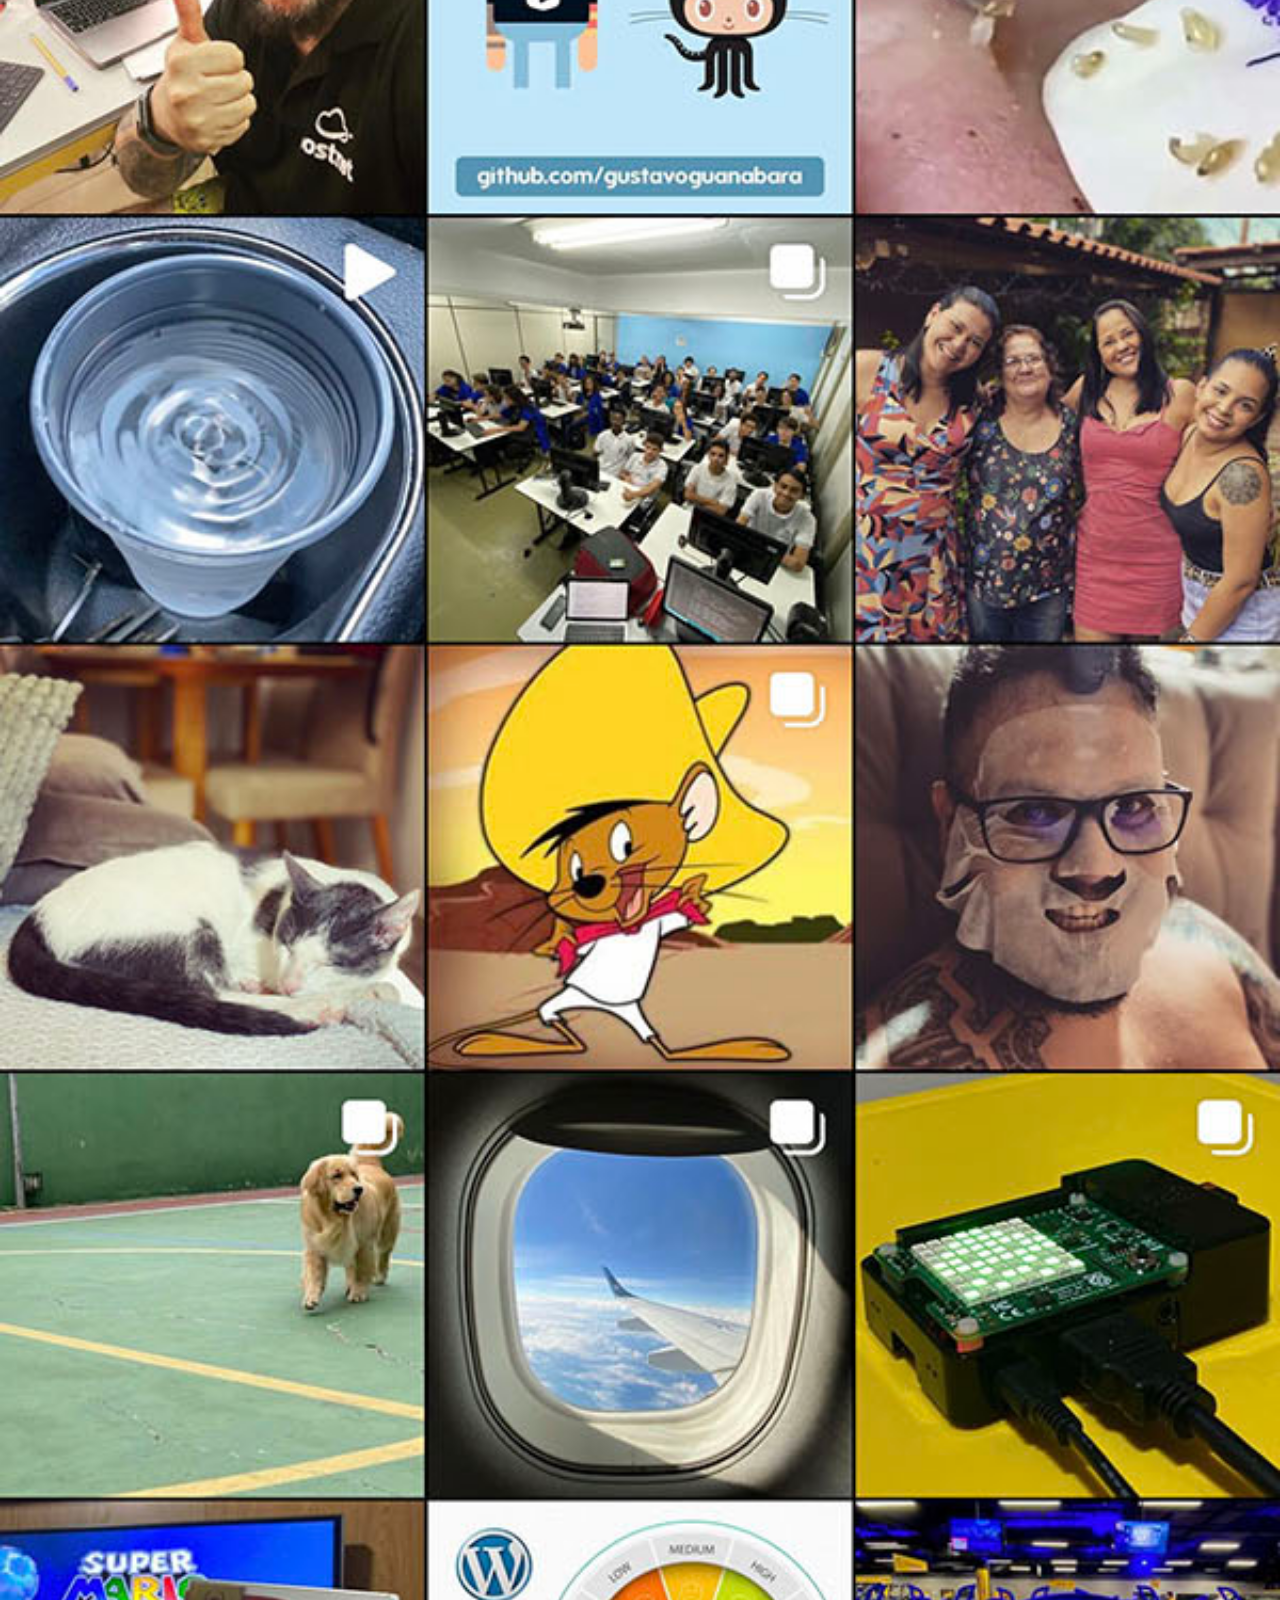
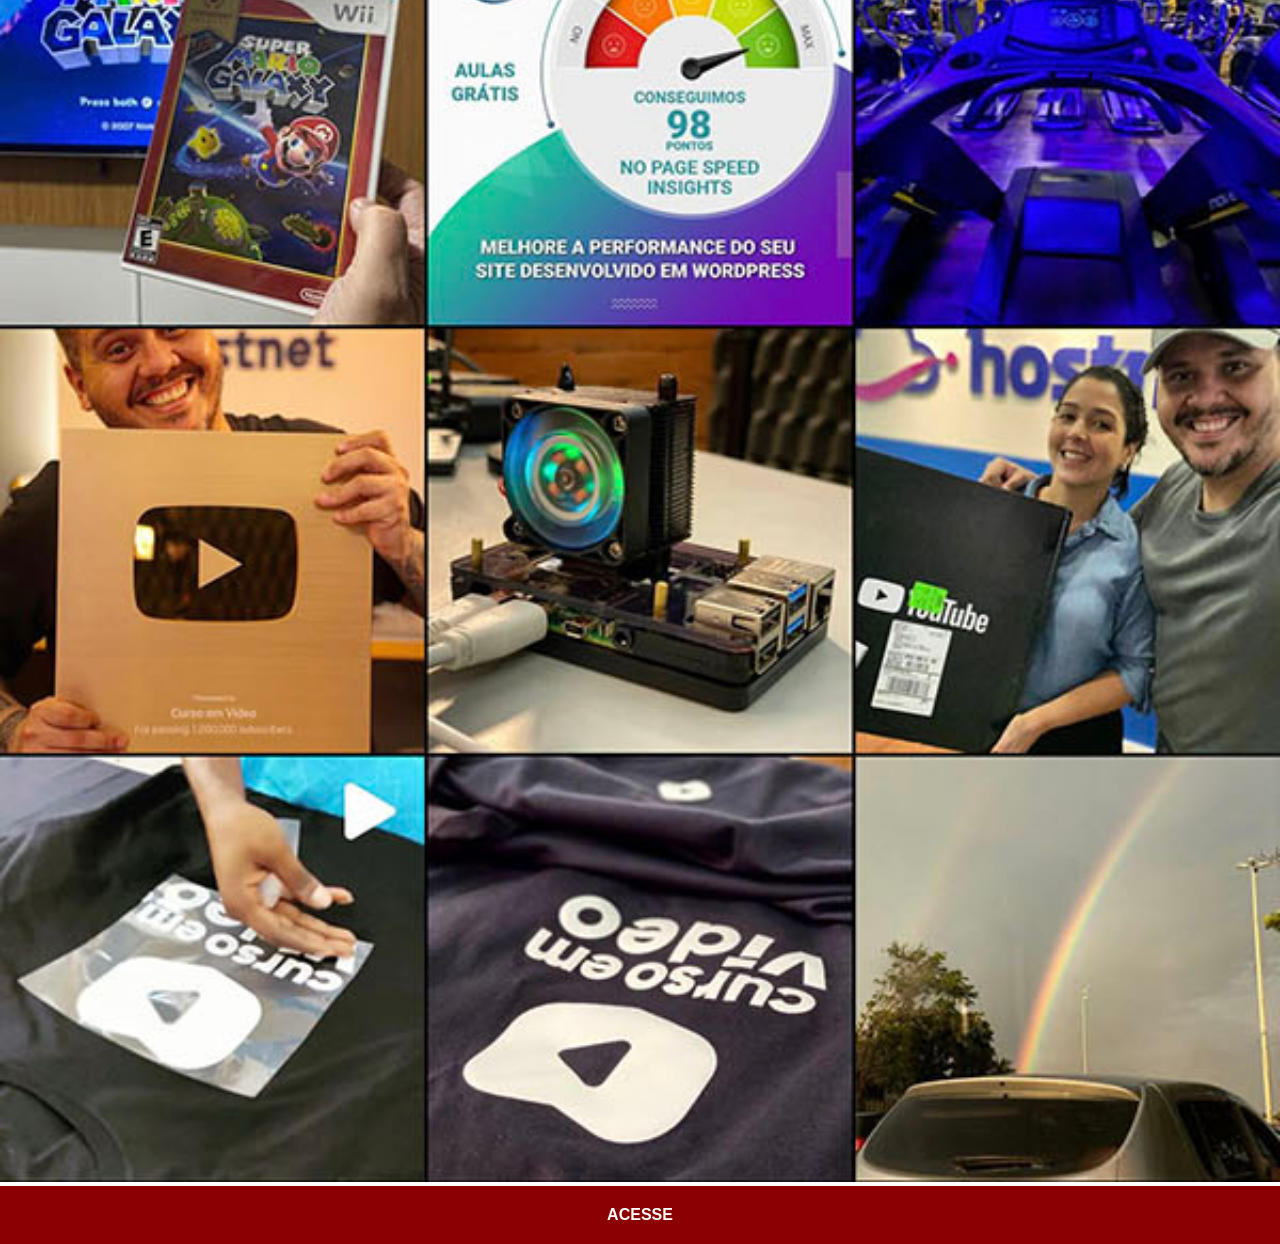
<file: instagram.html>
<!DOCTYPE html>
<html lang="pt-br">
<head>
    <meta charset="UTF-8">
    <meta name="viewport" content="width=device-width, initial-scale=1.0">
    <title>instagram</title>
    <link rel="stylesheet" href="css/botoes.css">
    

</head>
<body>
    <img src="imagens/tela-instagram.jpg" alt="instagram">
    <a href="https://www.instagram.com/" target="_blank">ACESSE</a>
</body>
</html>
</file>
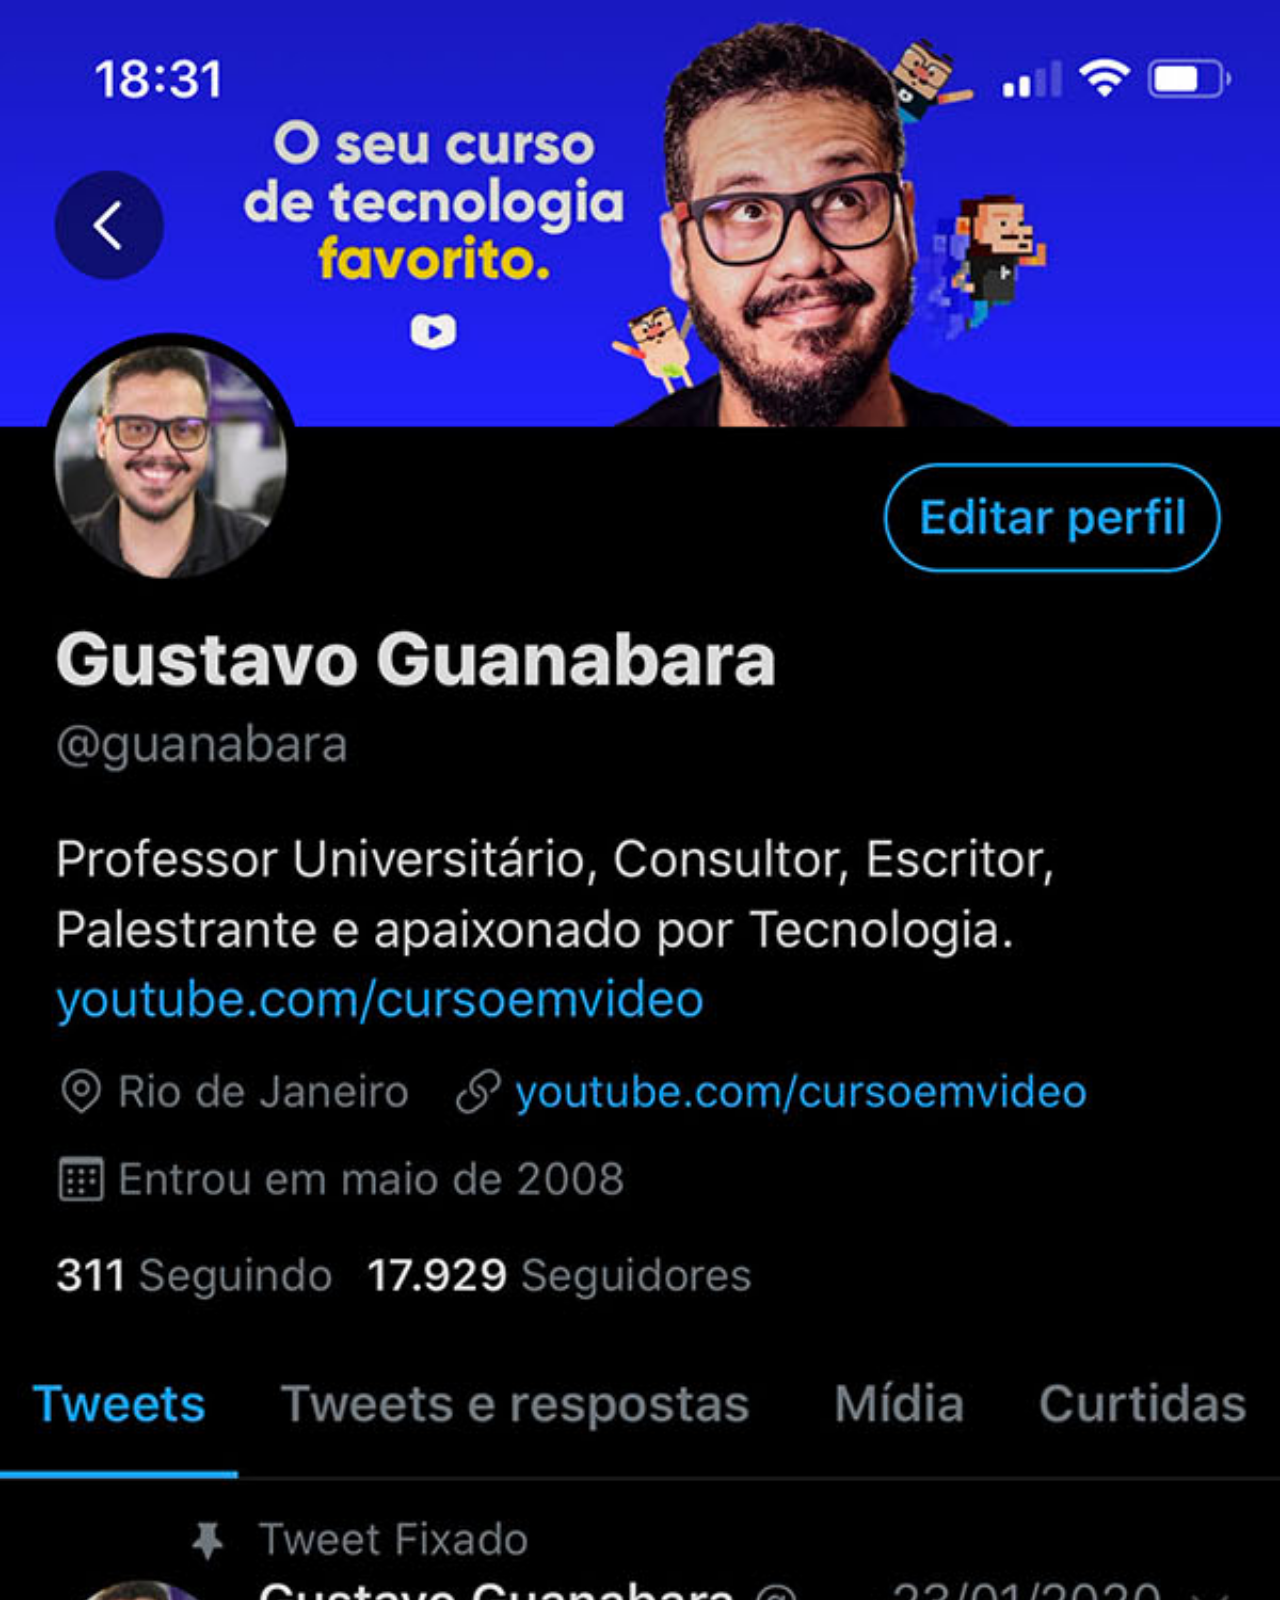
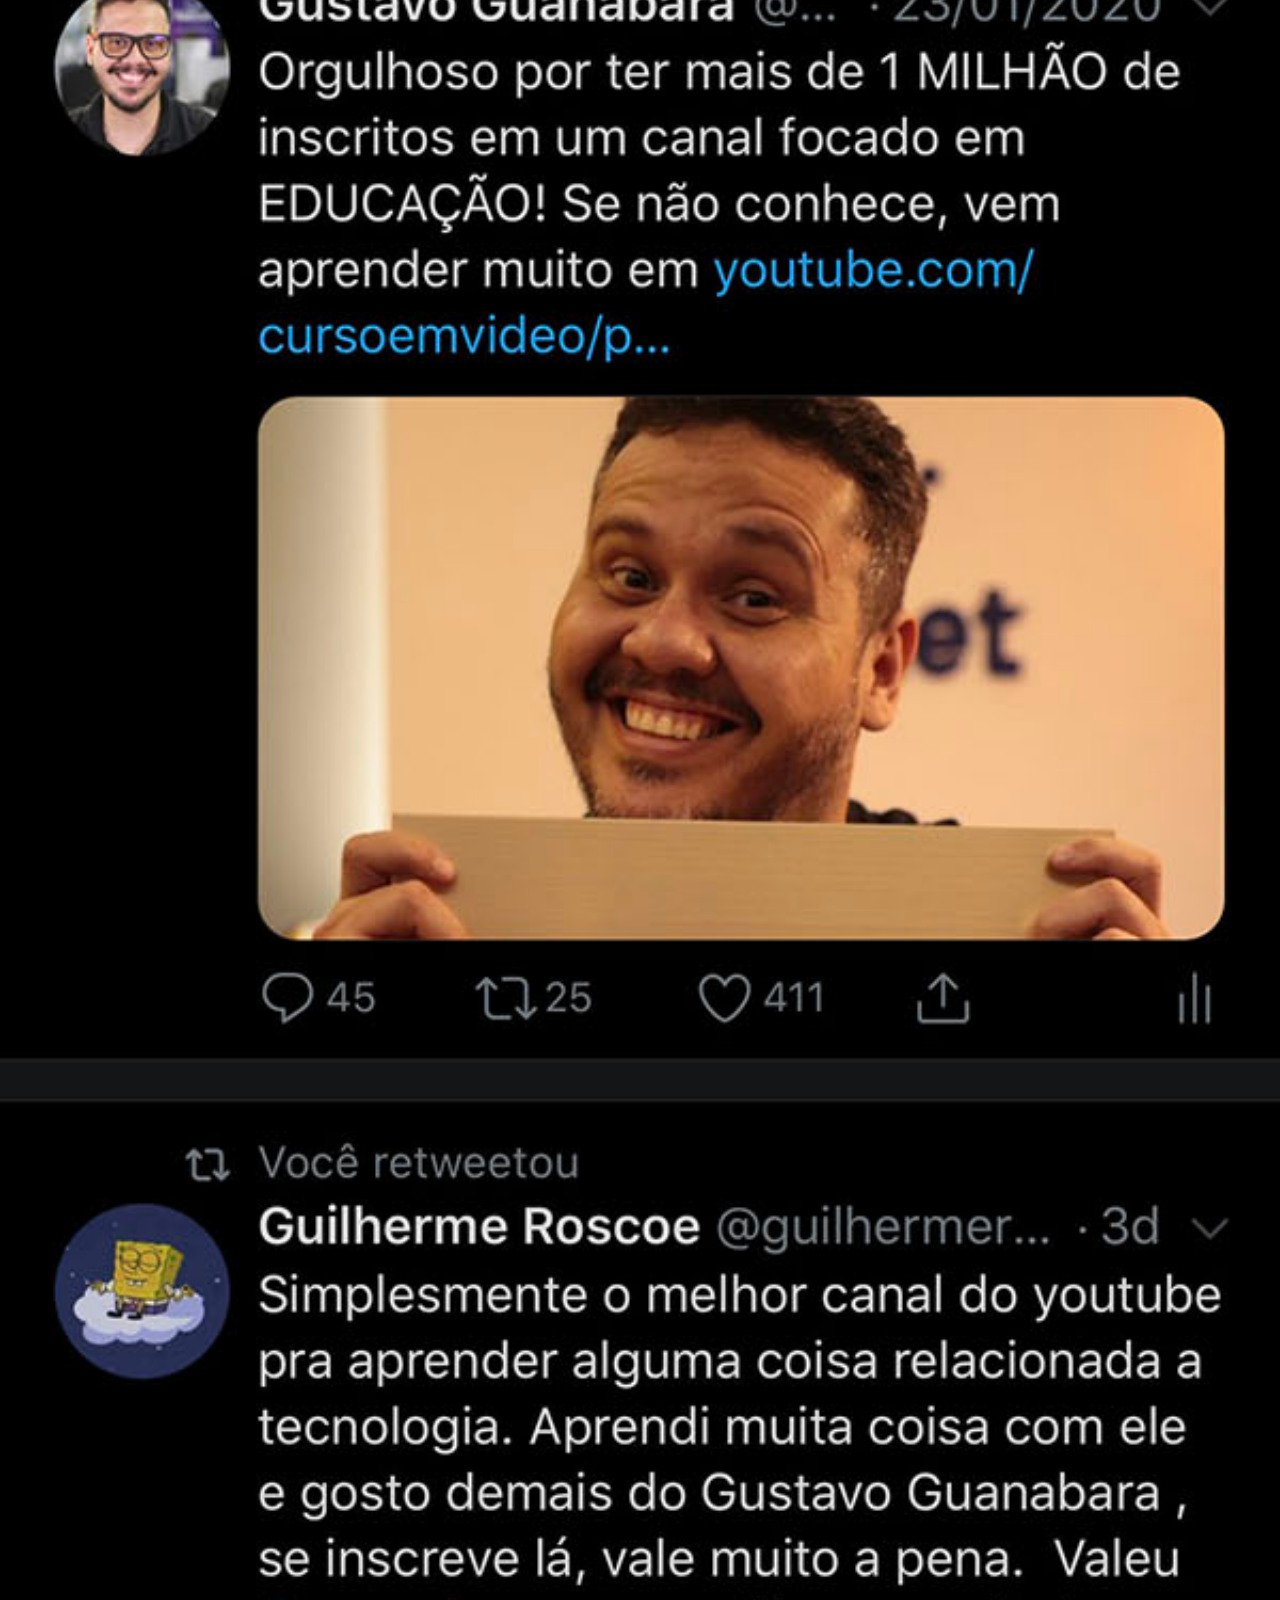
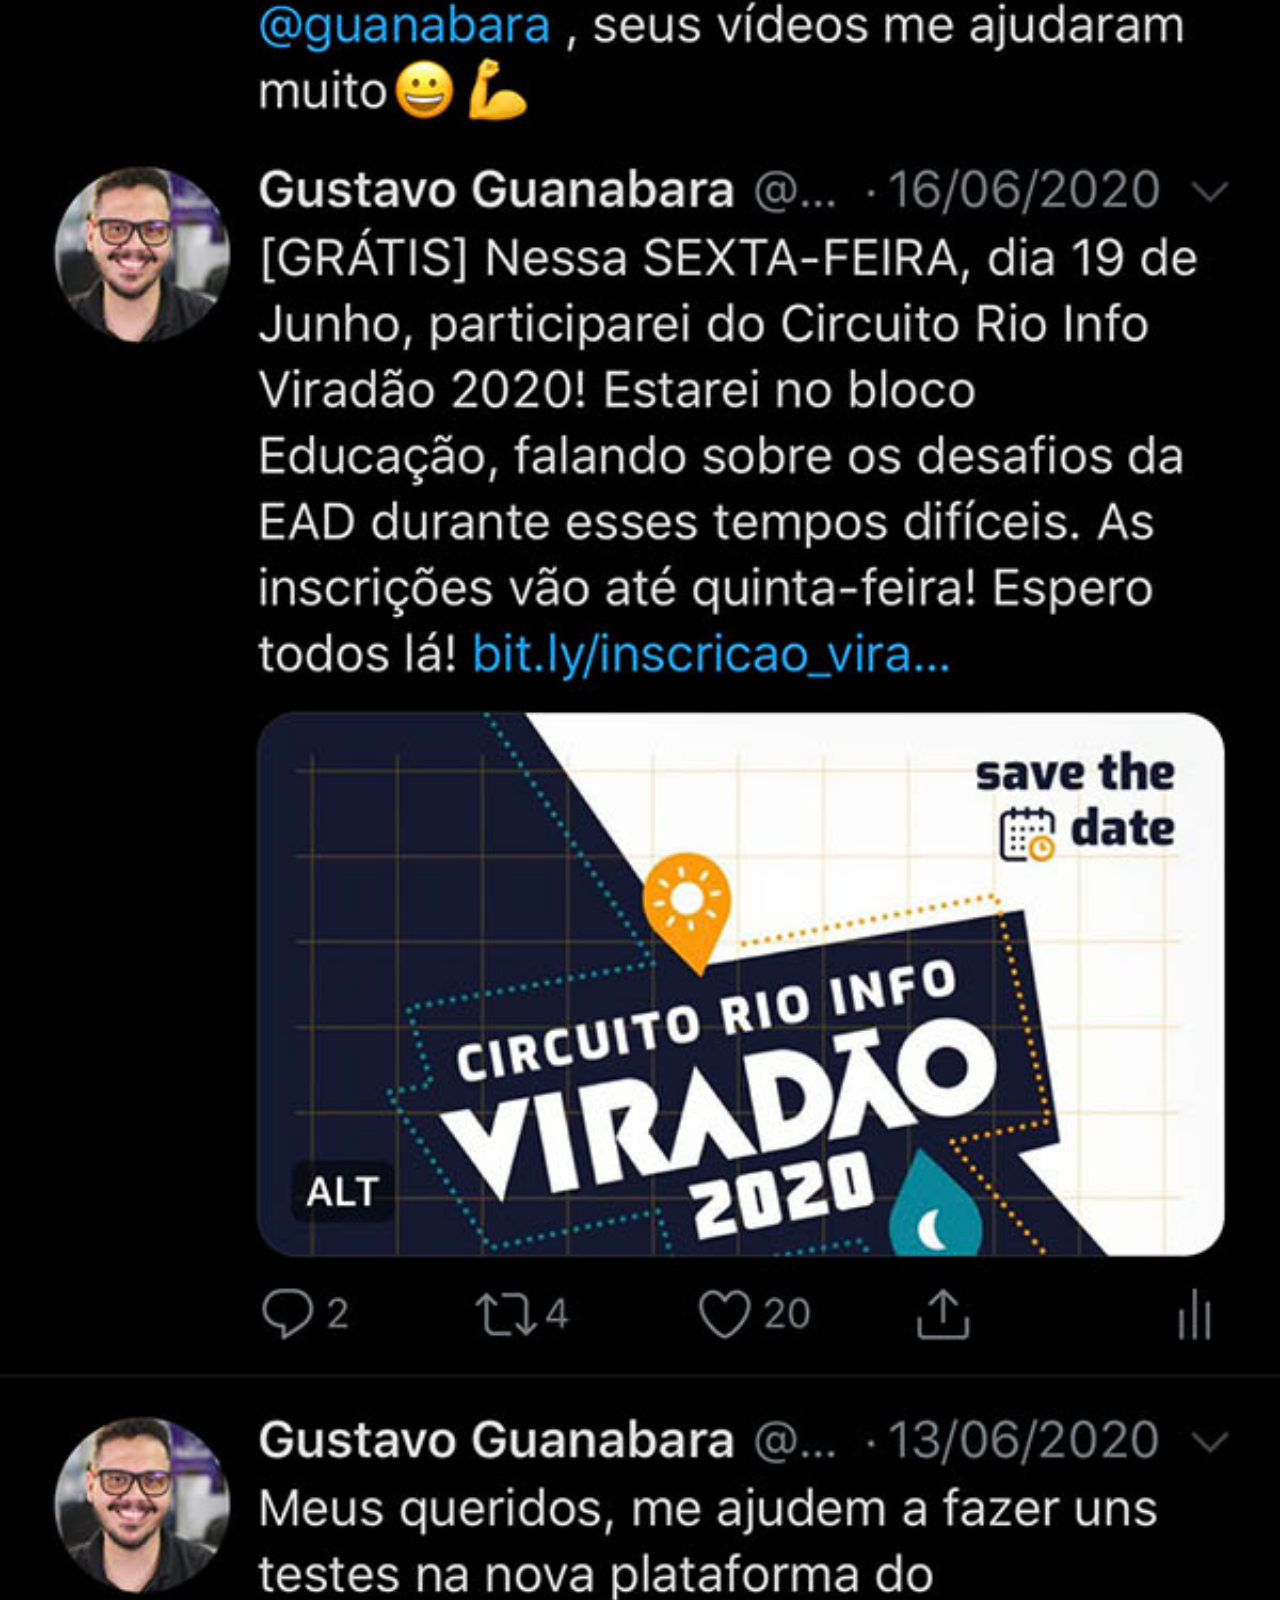
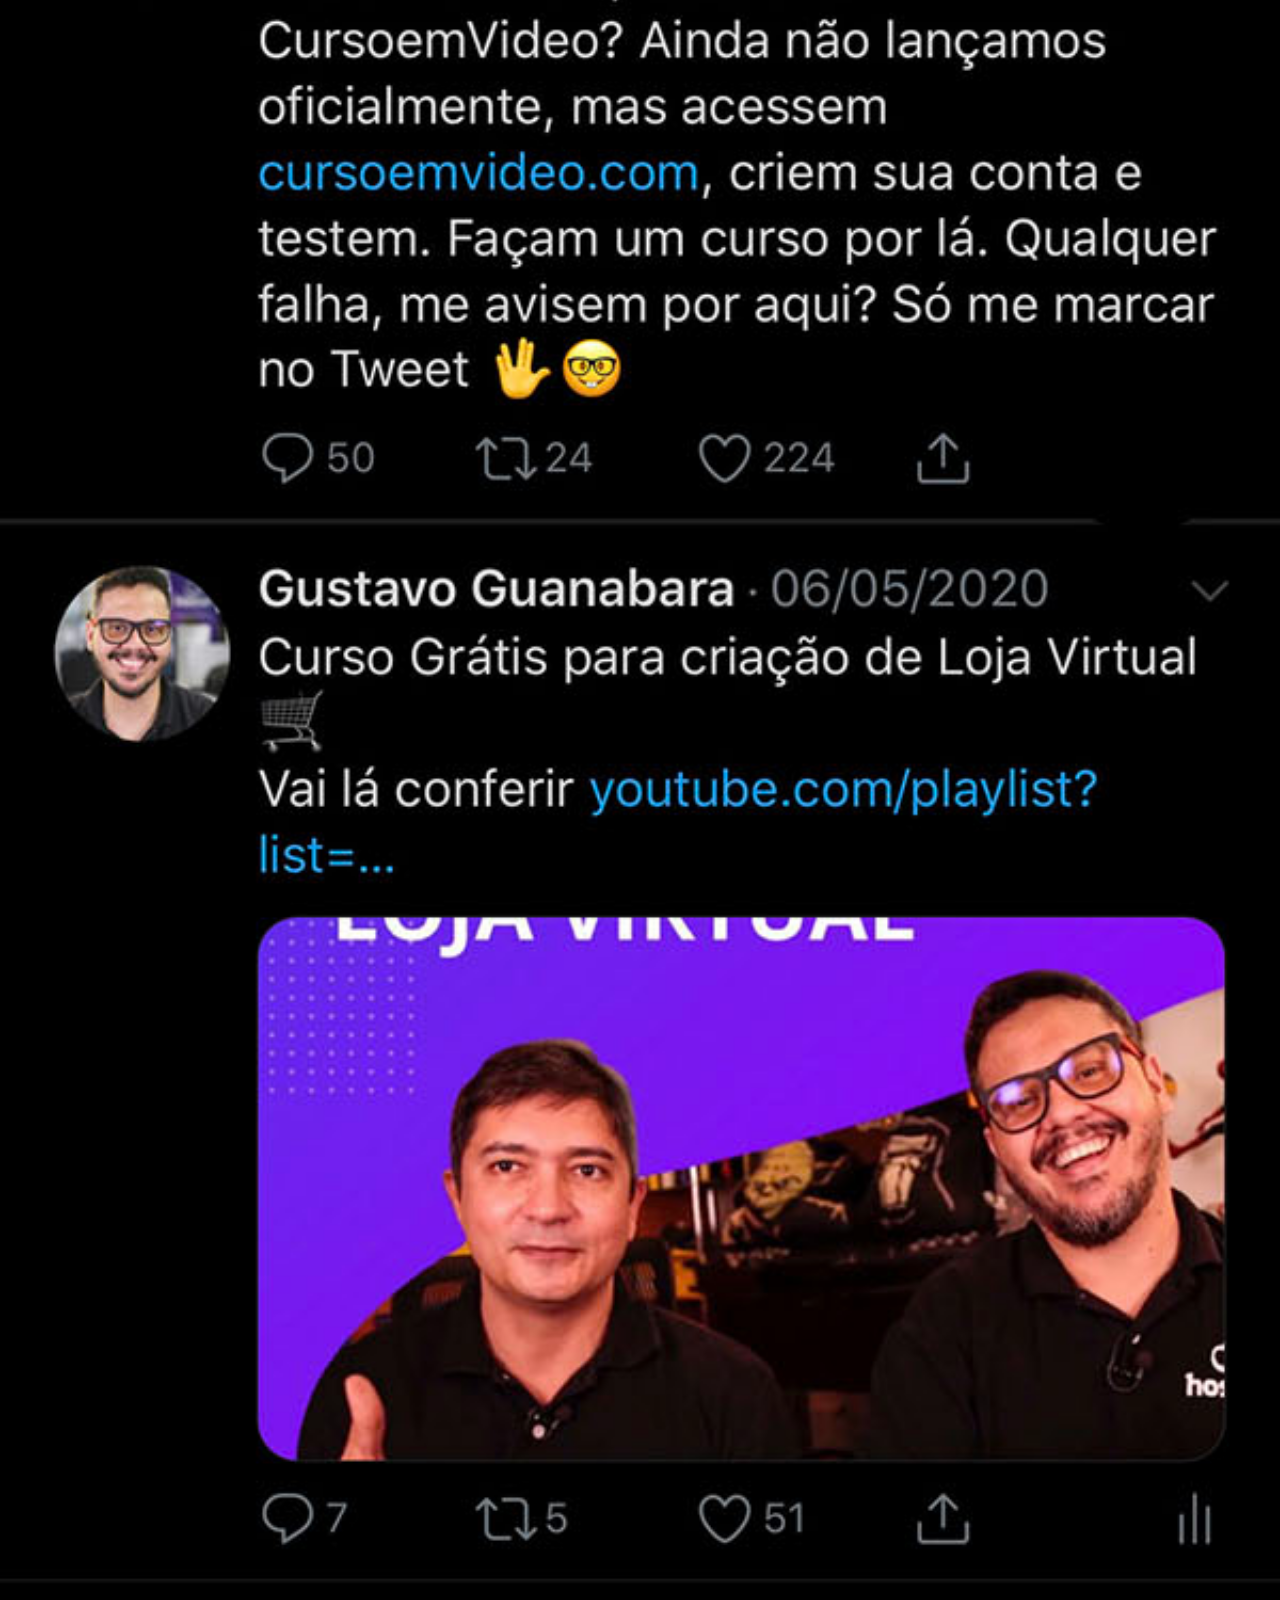
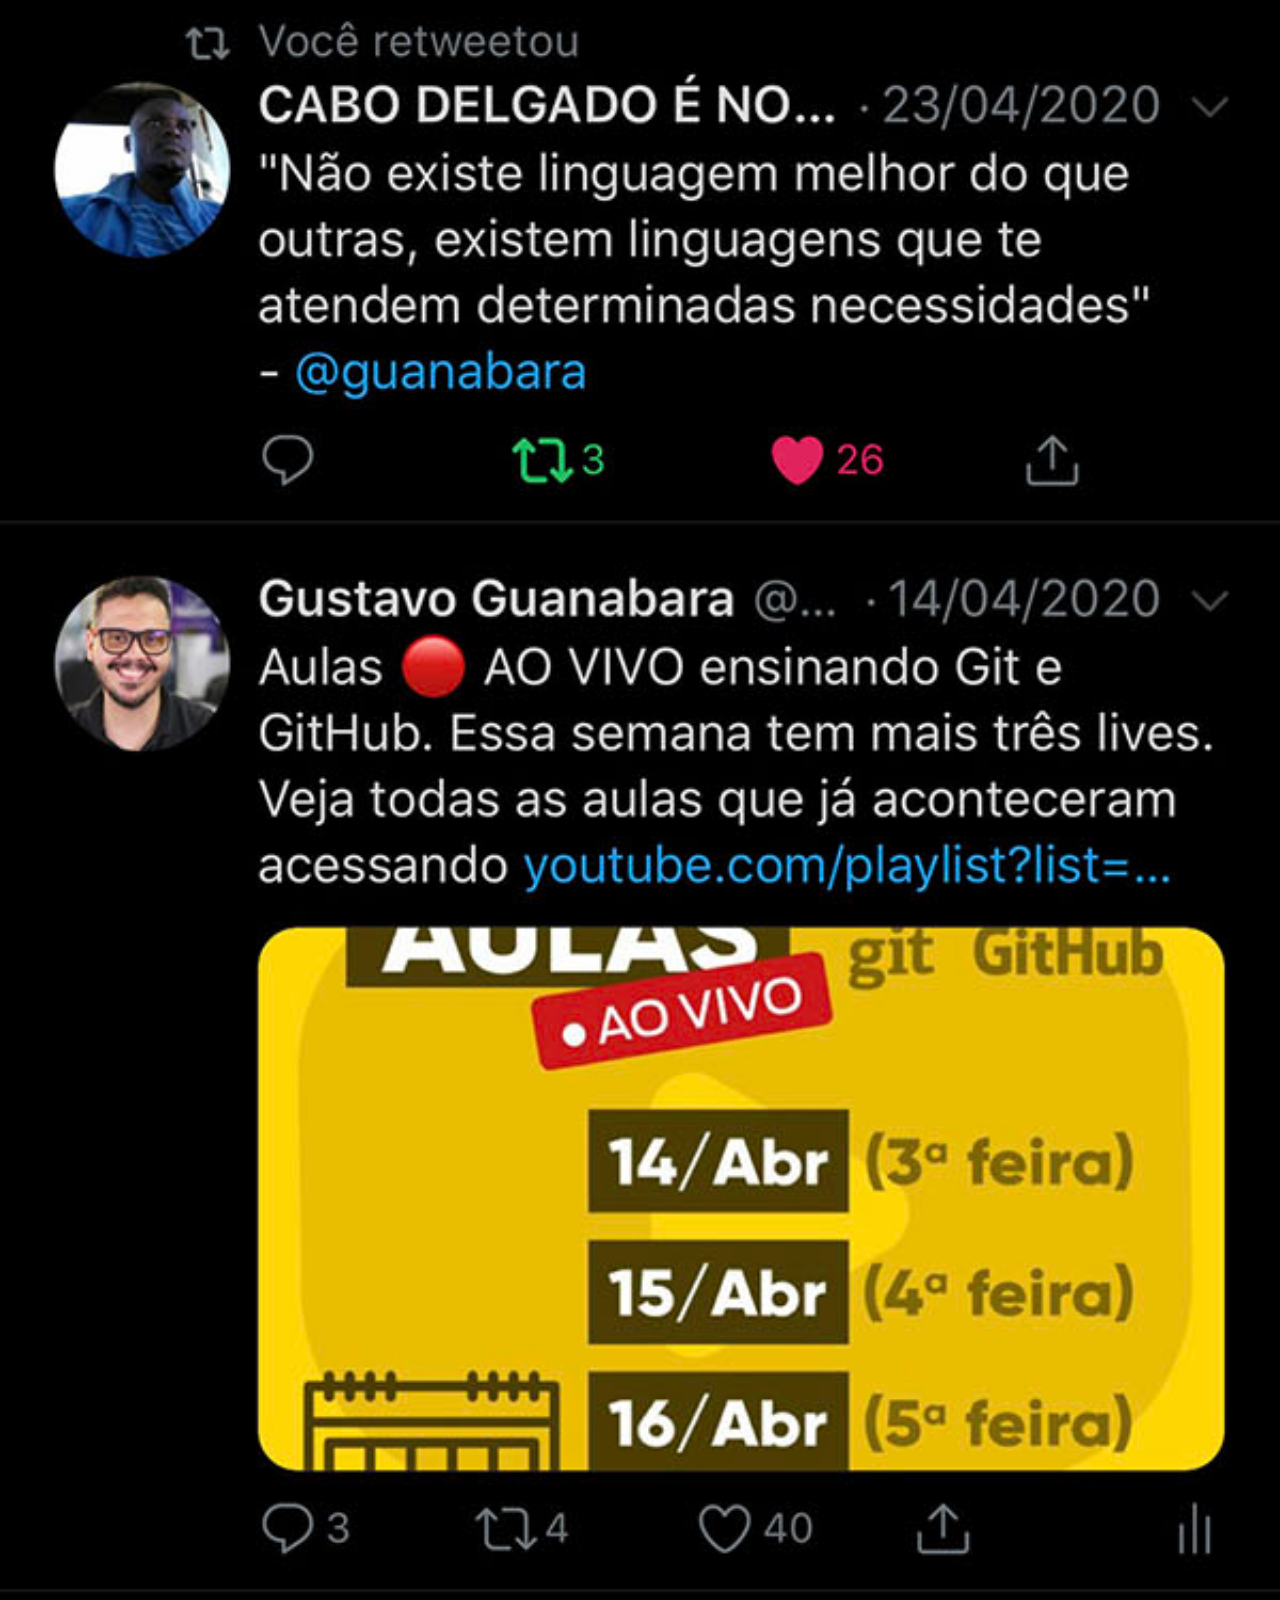
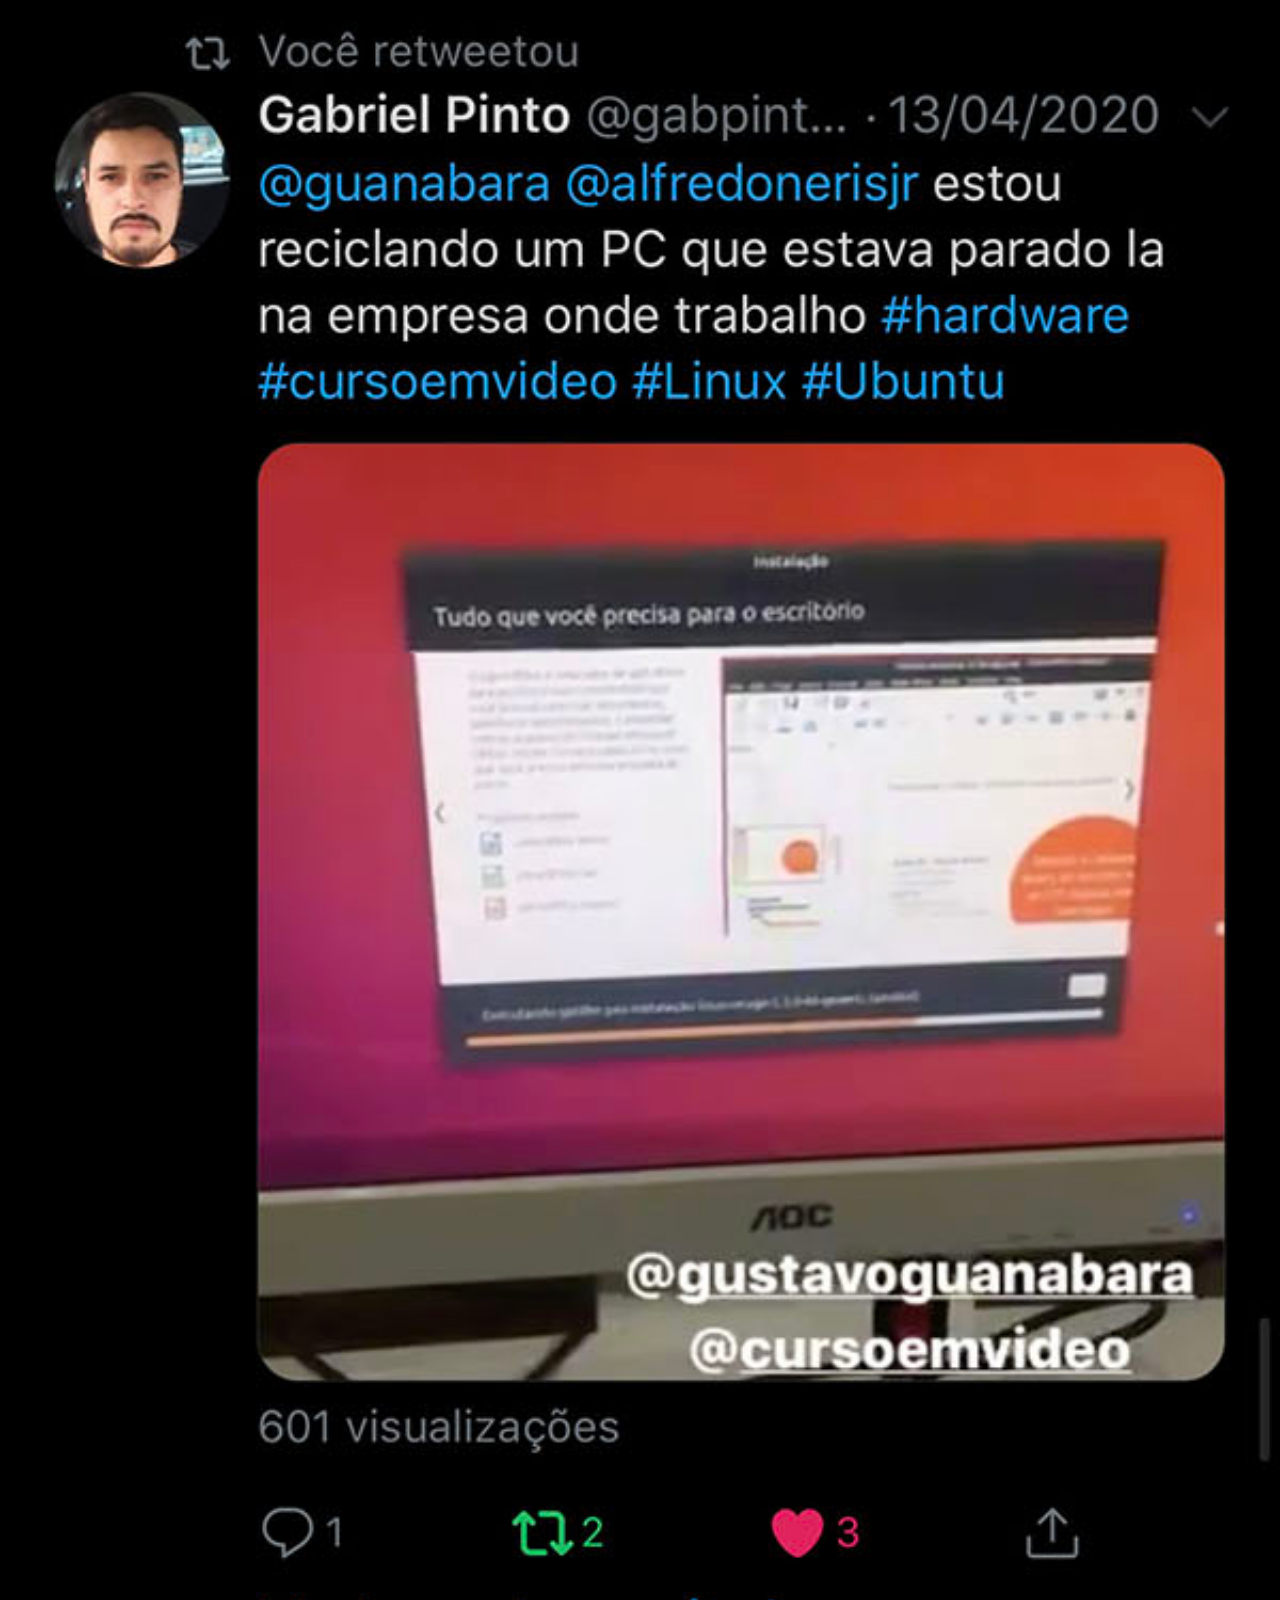
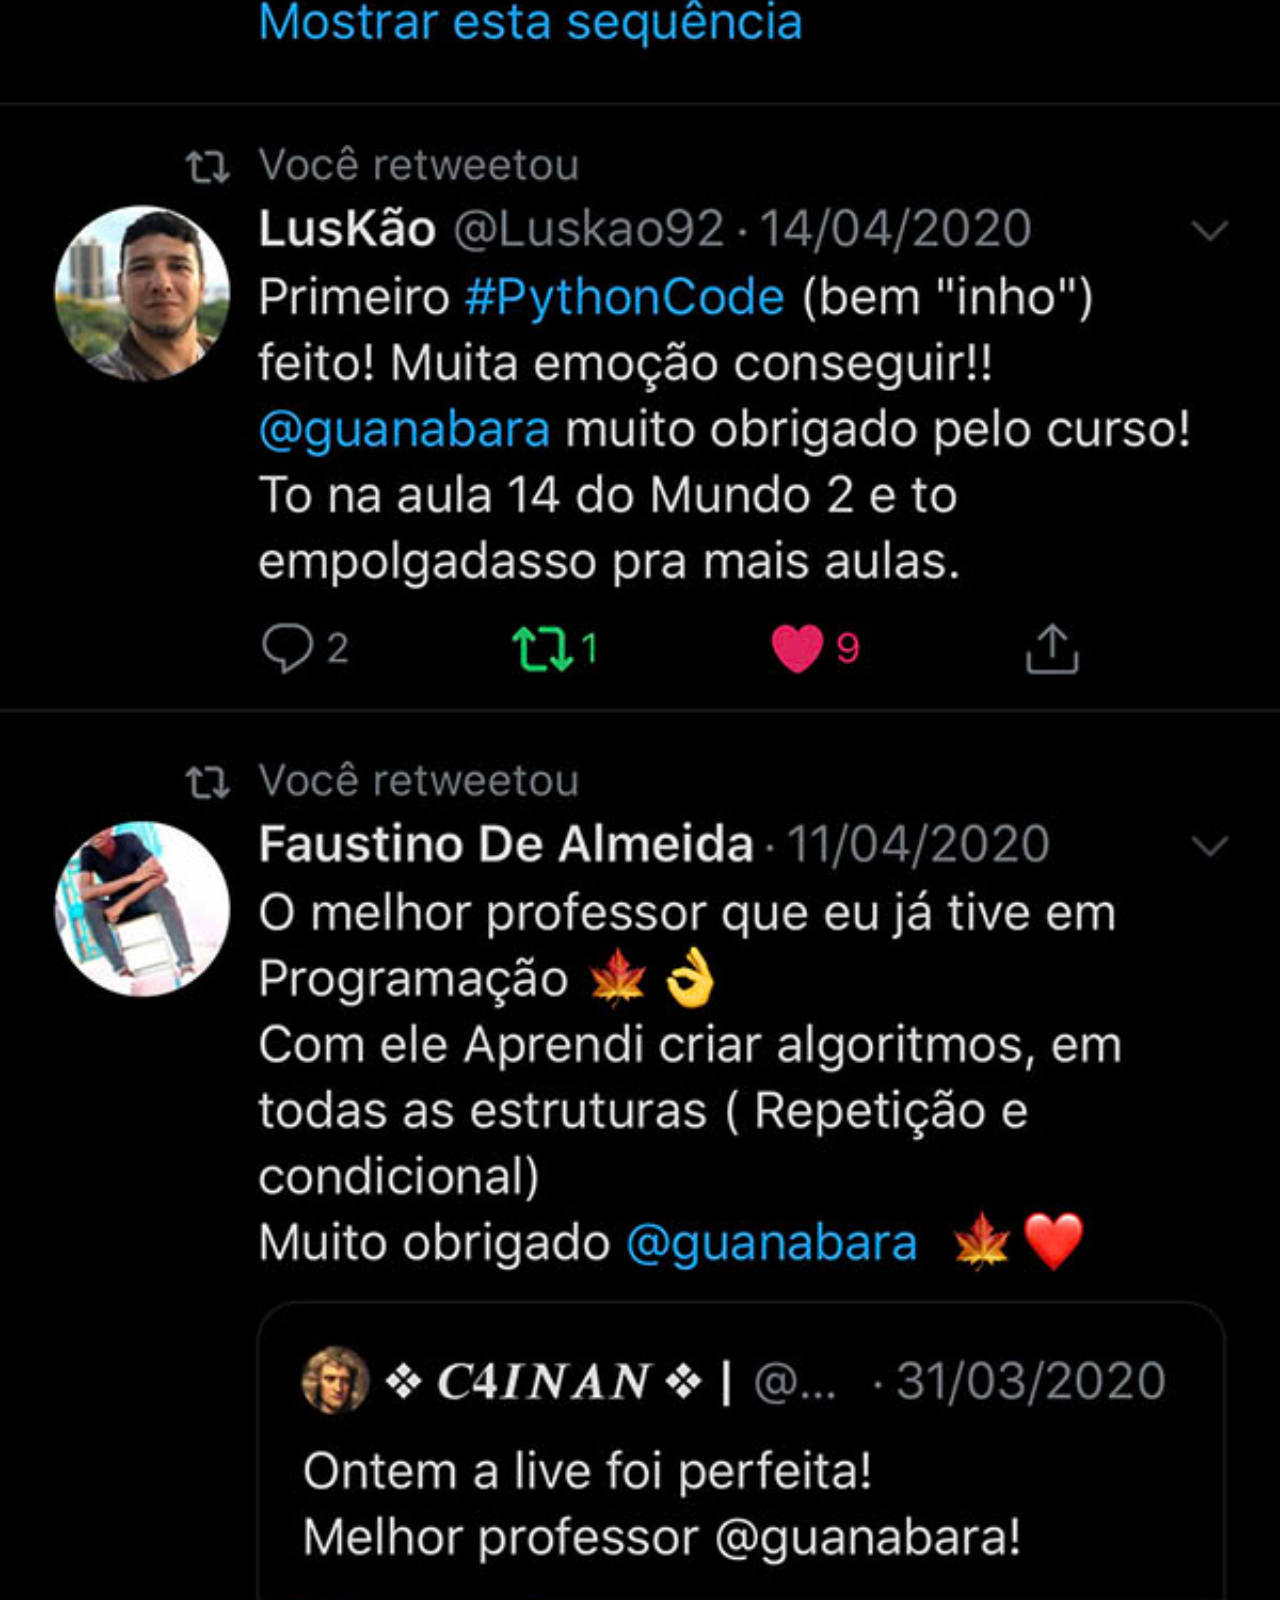
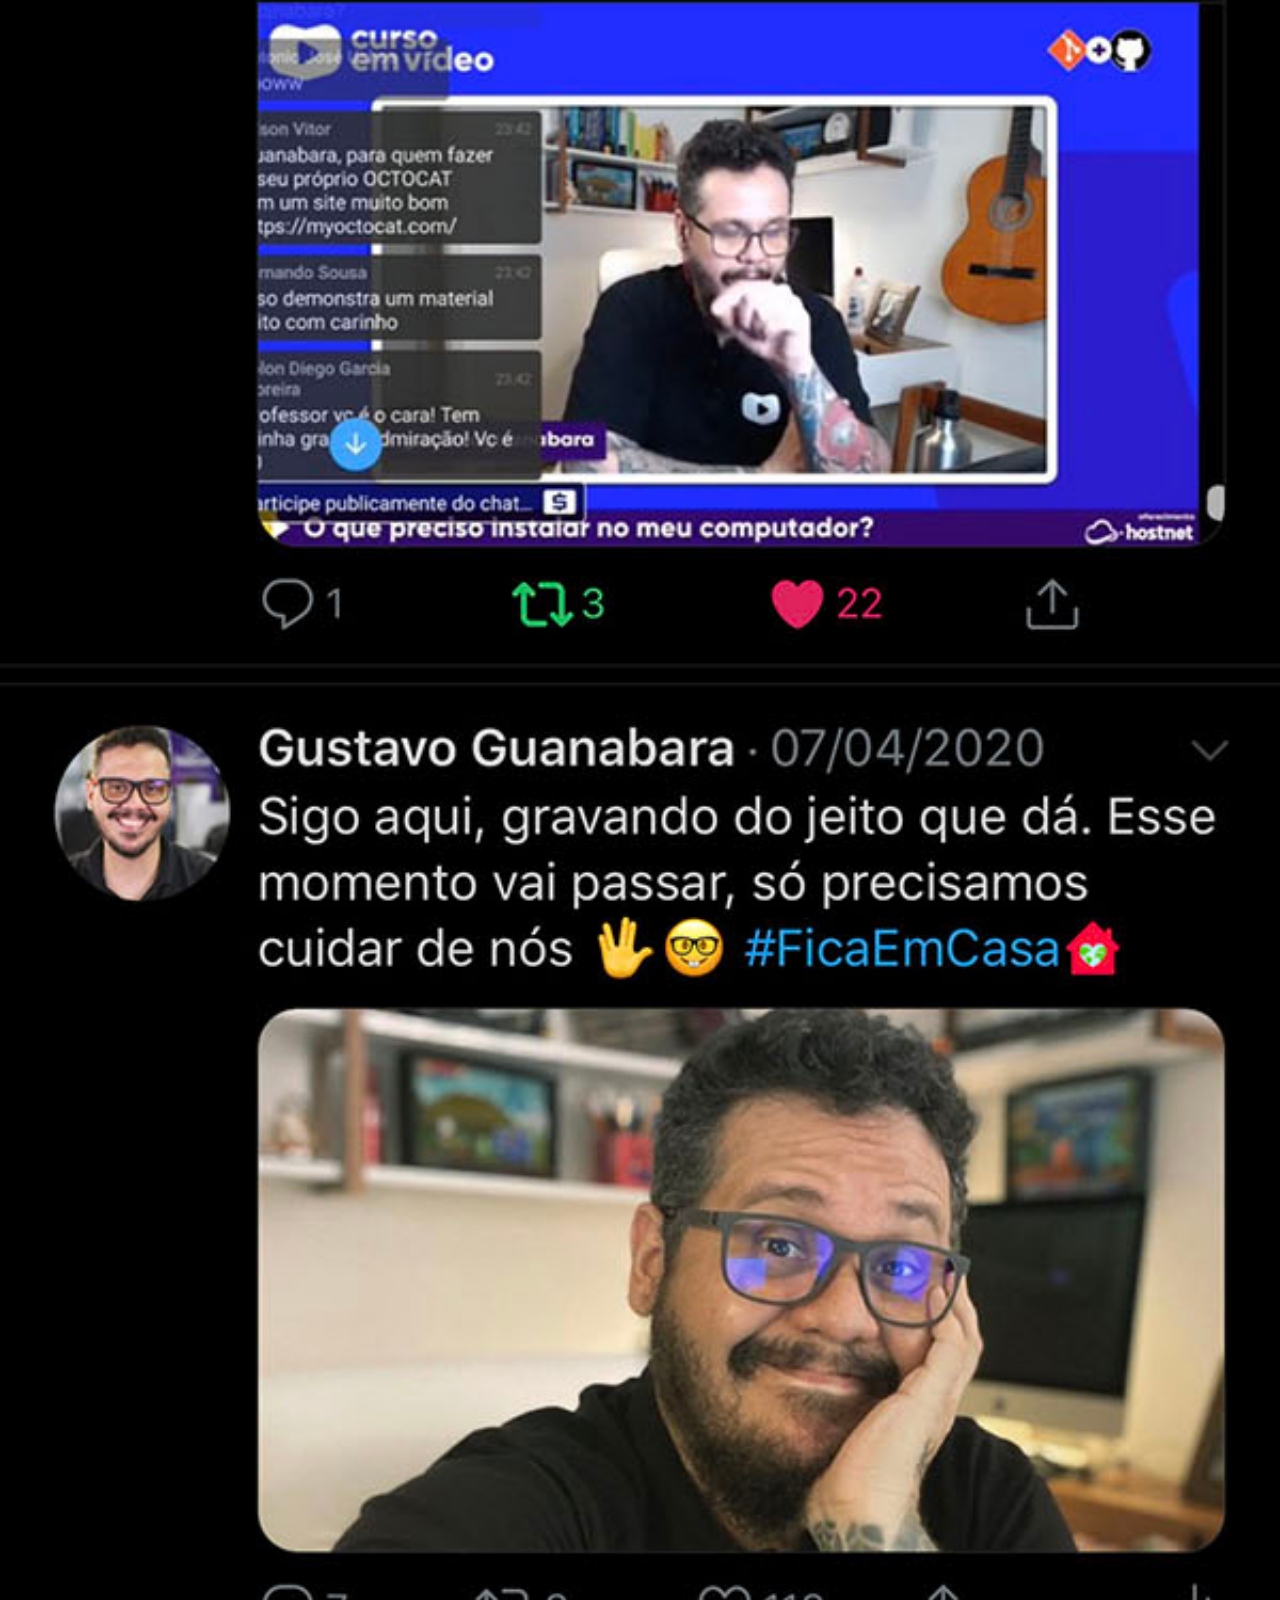
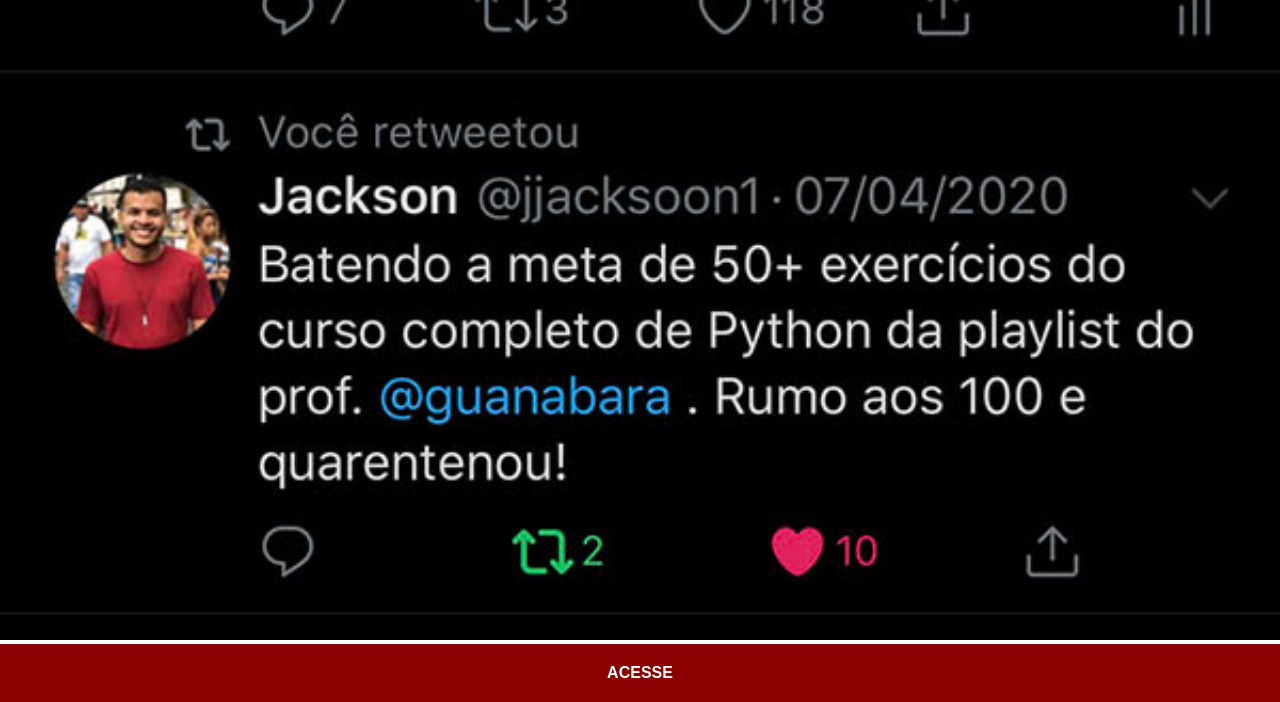
<file: twitter.html>
<!DOCTYPE html>
<html lang="pt-br">
<head>
    <meta charset="UTF-8">
    <meta name="viewport" content="width=device-width, initial-scale=1.0">
    <title>Twitter</title>
    <link rel="stylesheet" href="css/botoes.css">
</head>
<body>
    <img src="imagens/tela-twitter.jpg" alt="Twitter">
    <a href="https://x.com/VisualArtsUSA" target="_blank">ACESSE</a>
</body>
</html>
</file>
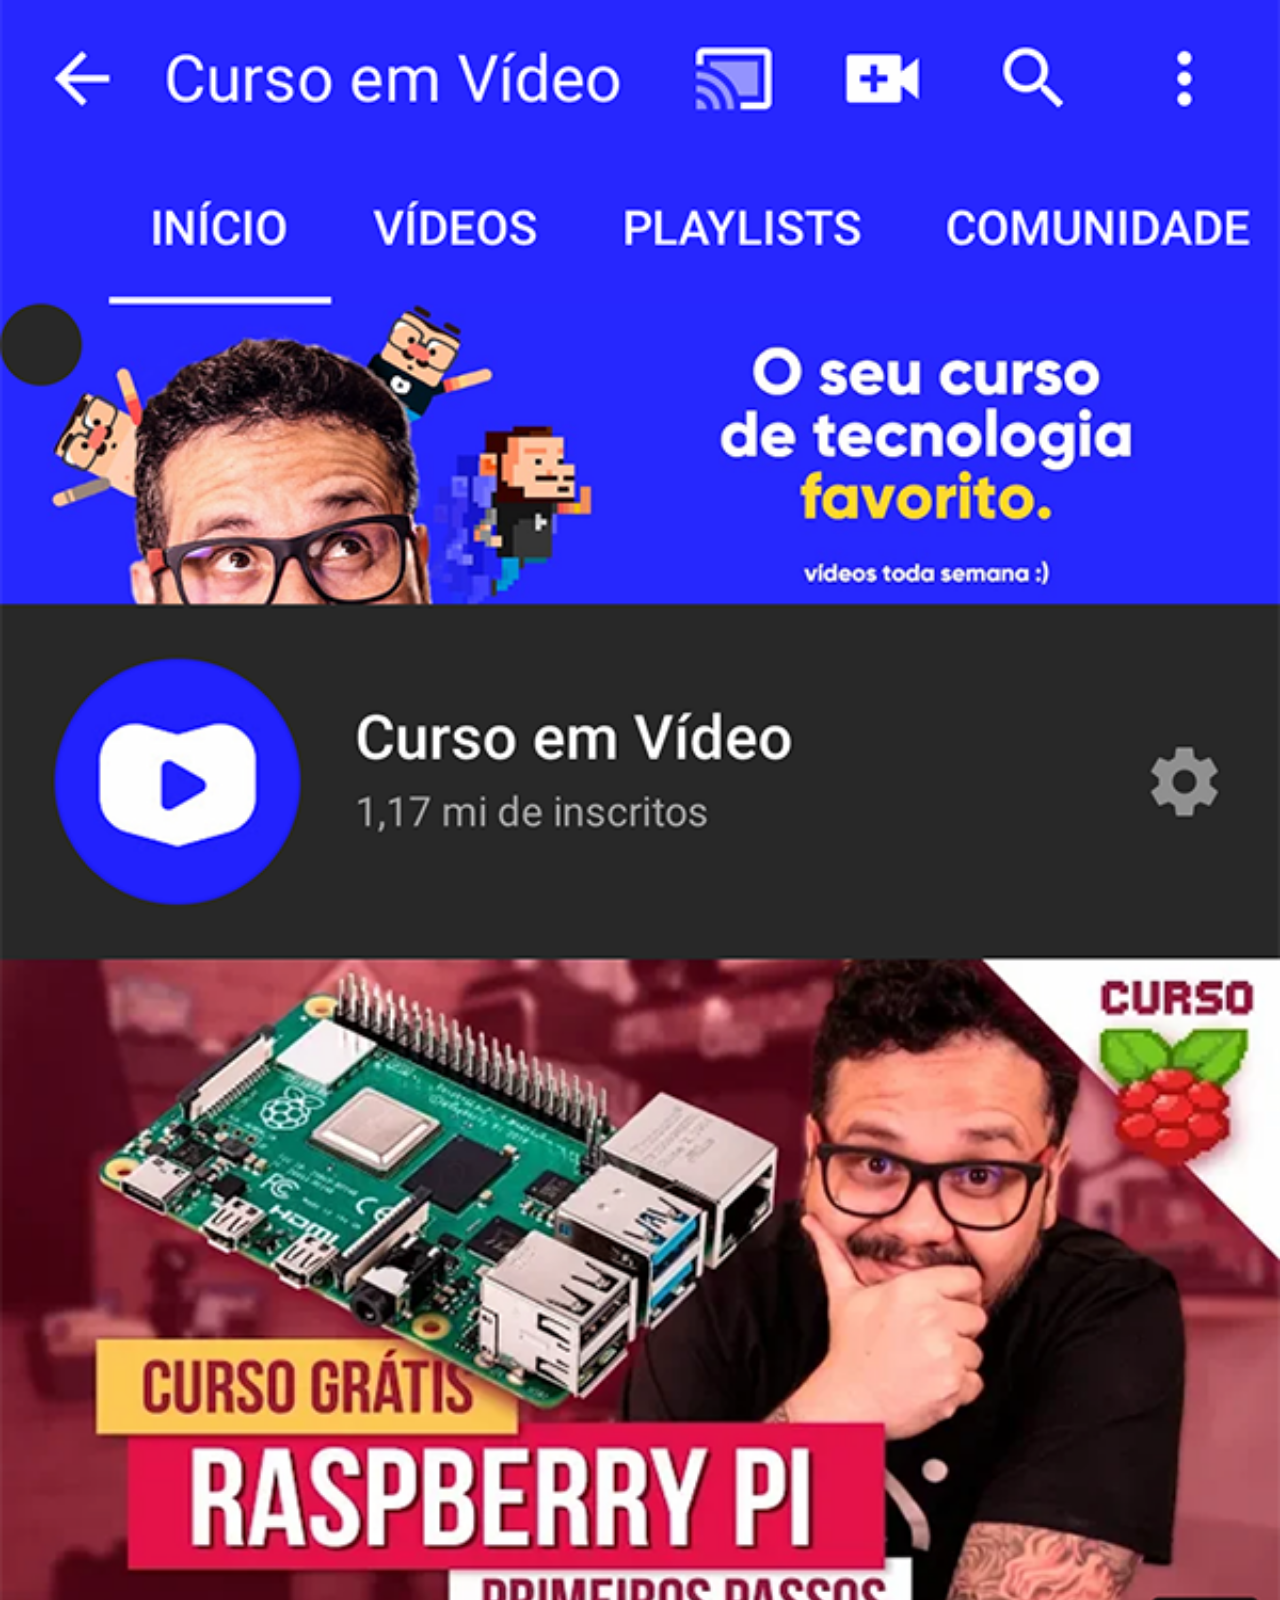
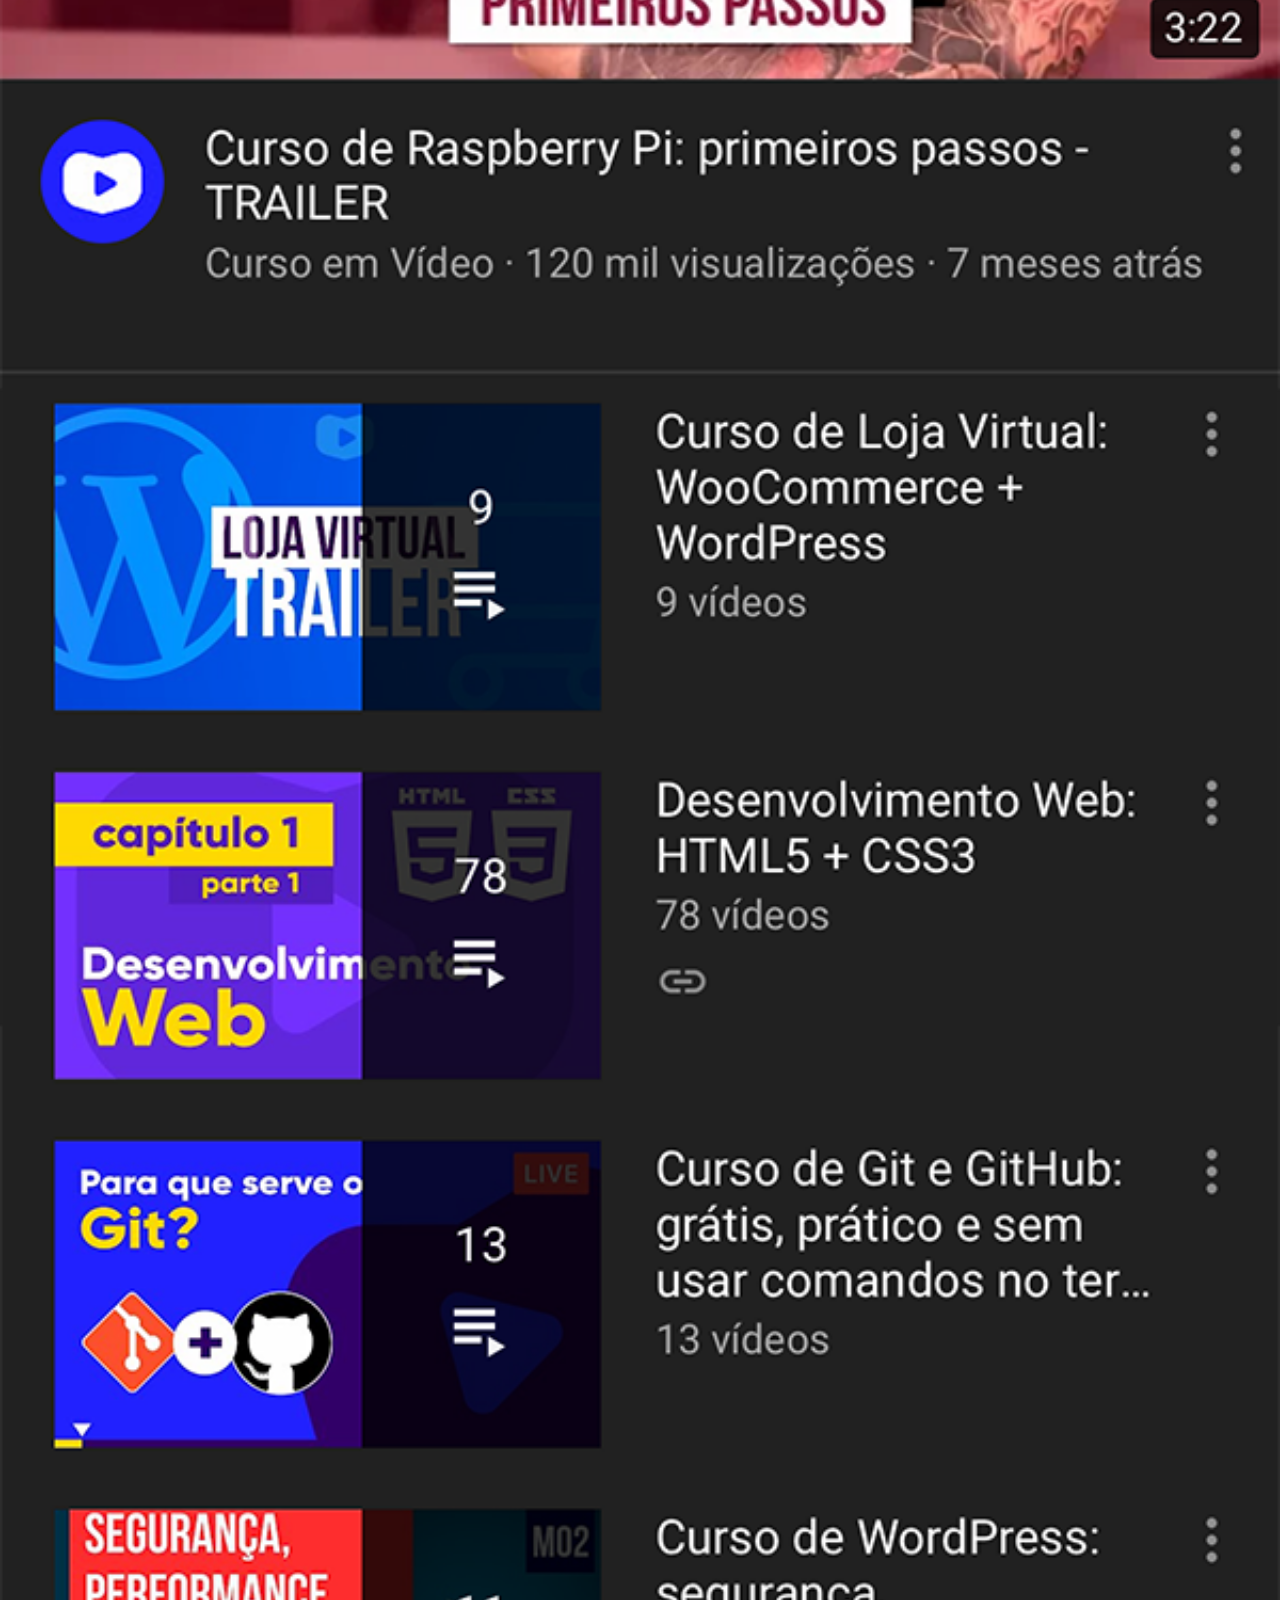
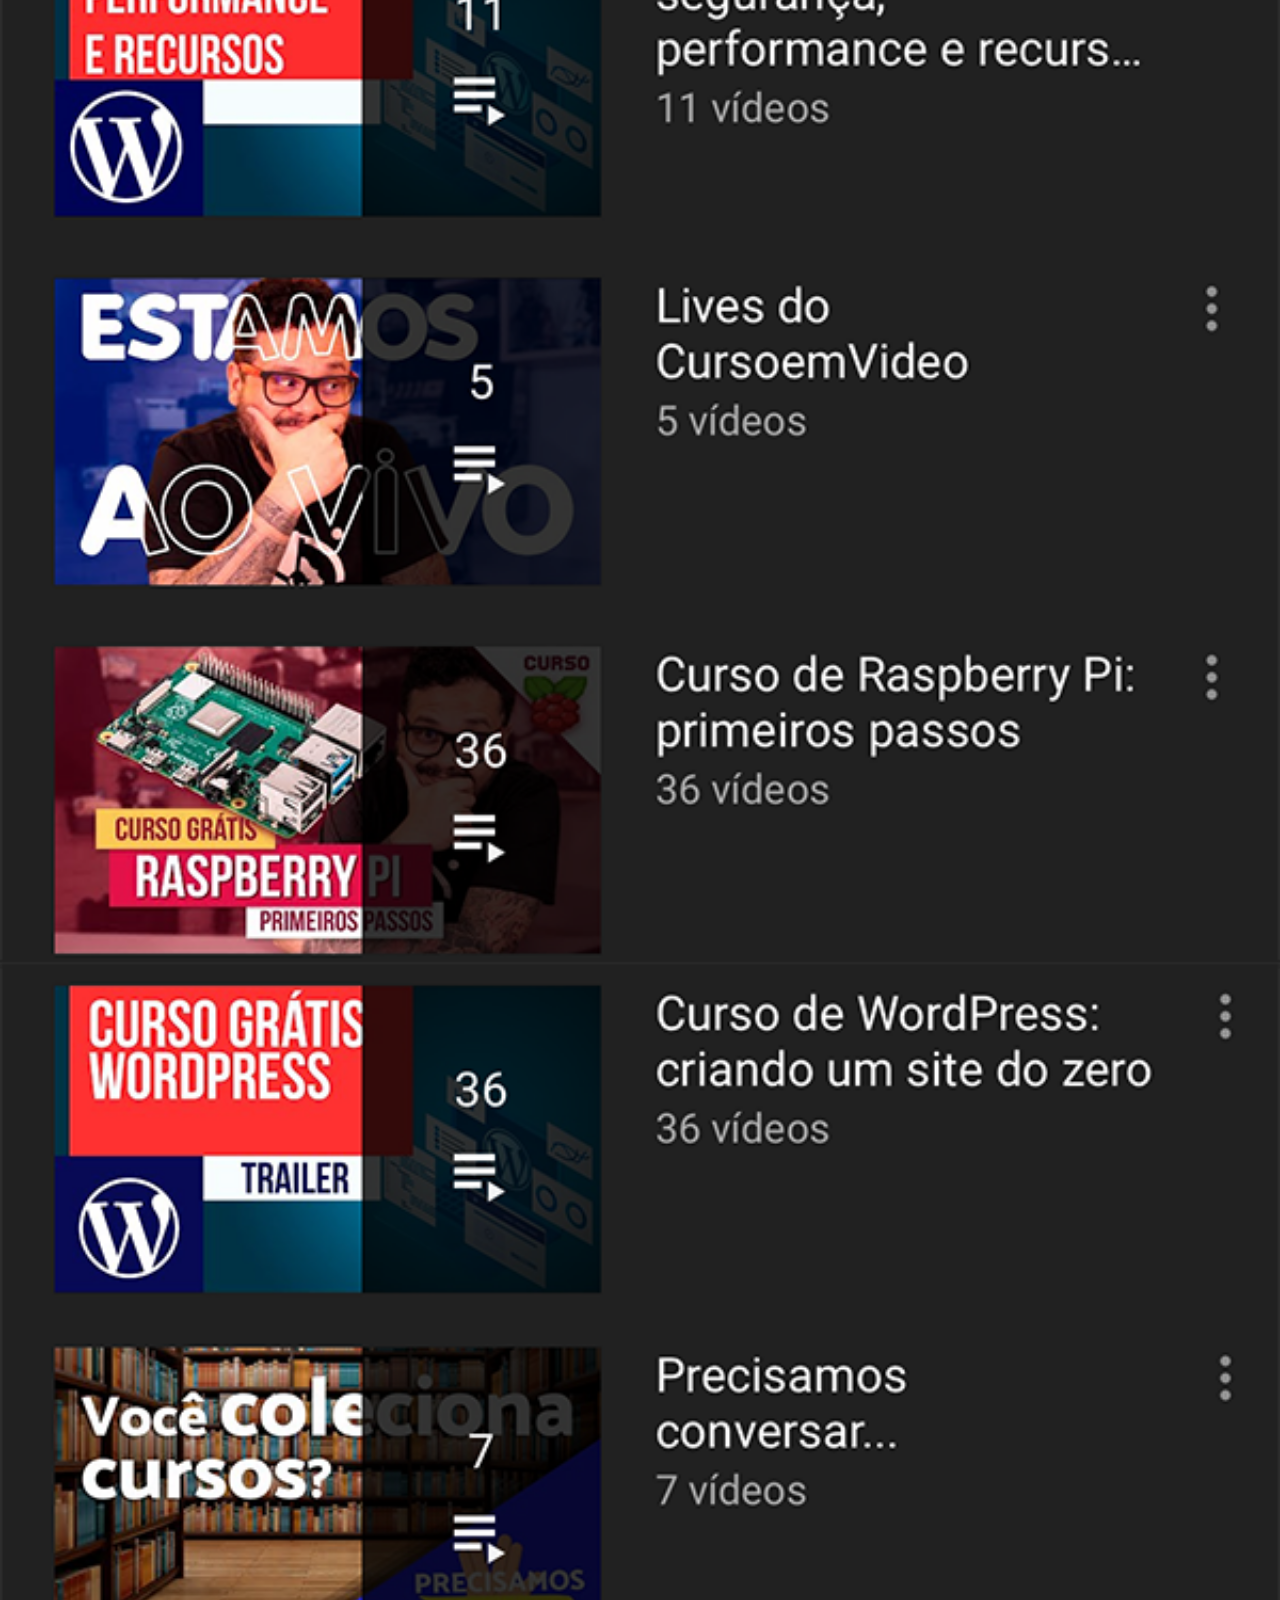
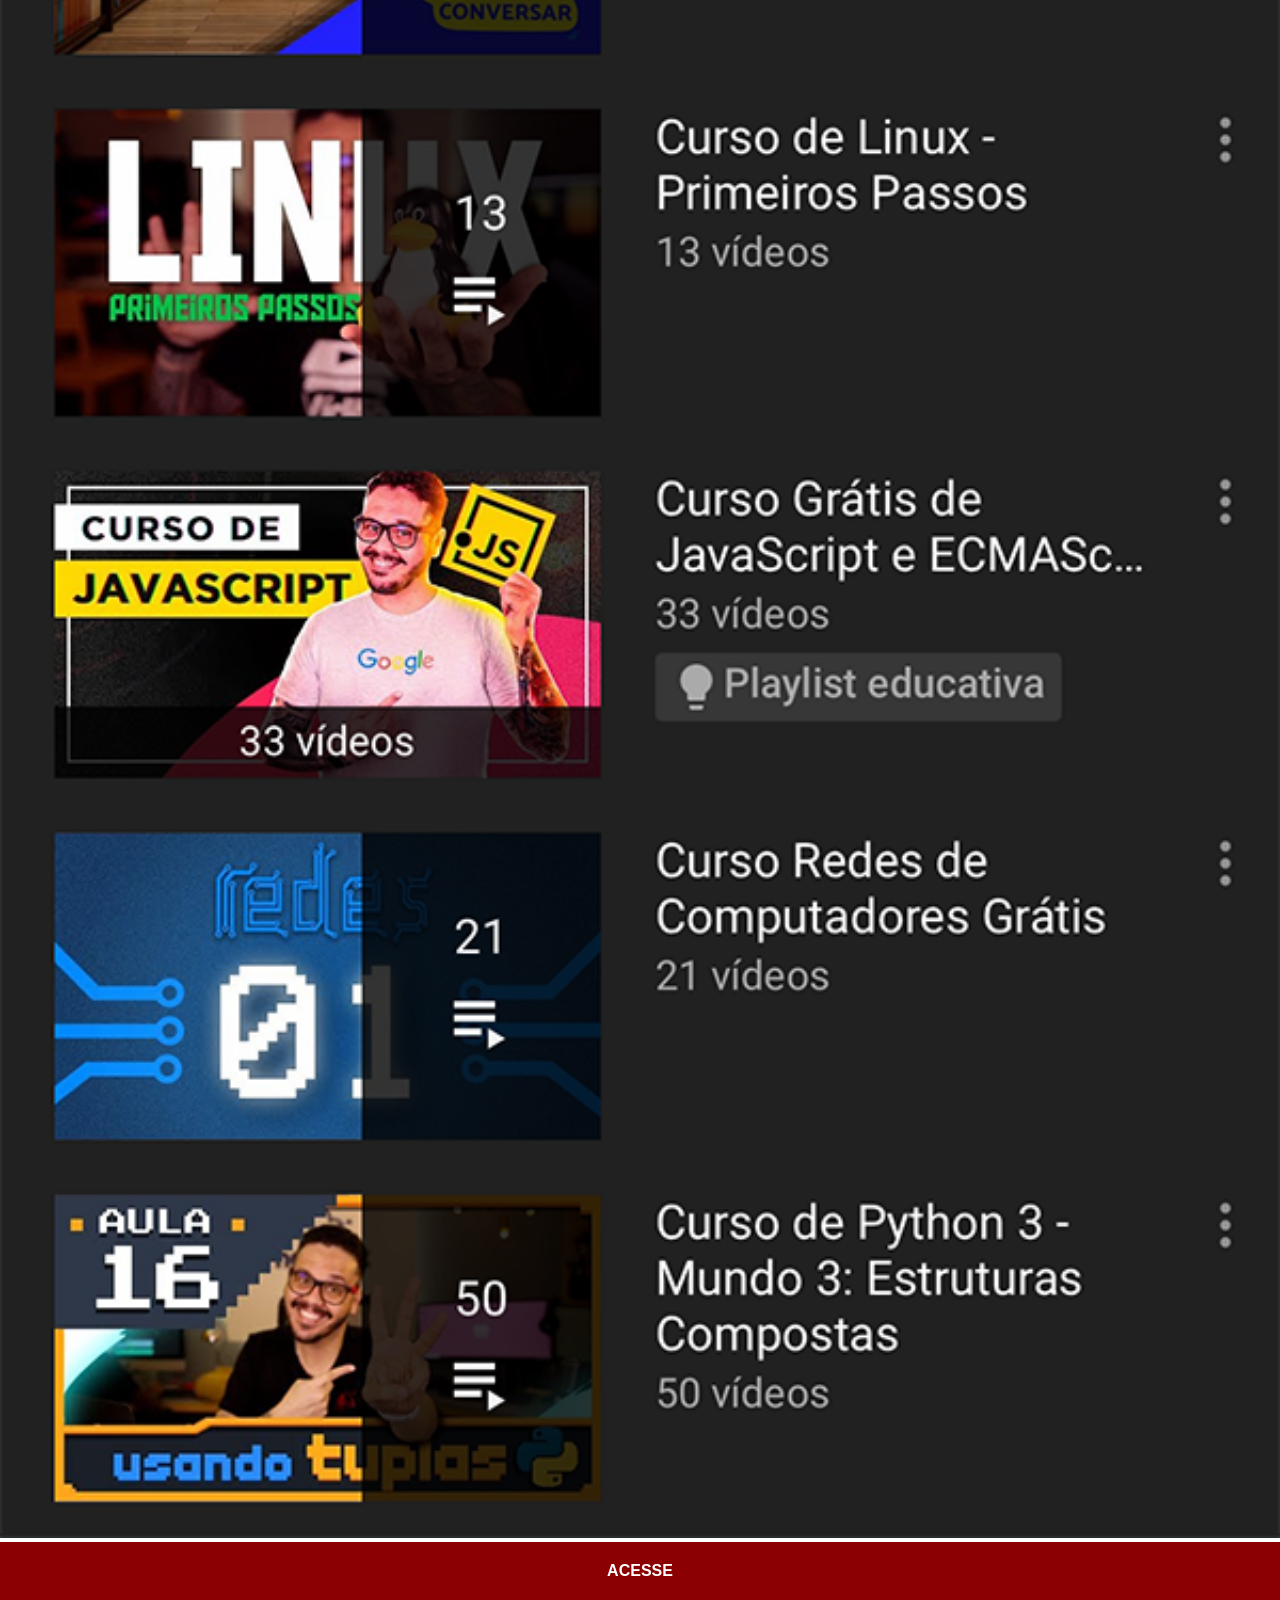
<file: youyube.html>
<!DOCTYPE html>
<html lang="pt-br">
<head>
    <meta charset="UTF-8">
    <meta name="viewport" content="width=device-width, initial-scale=1.0">
    <title>youtube</title>
    <link rel="stylesheet" href="css/botoes.css">
    

</head>
<body>
    <img src="imagens/tela-youtube.png" alt="youtube">
    <a href="https://www.youtube.com/@cursoemvideo" target="_blank">ACESSE</a>
</body>
</html>
</file>
<file: css/style.css>
@charset "UTF-8";

* {
    margin: 0px;
    padding: 0px;
    font-family: Arial, Helvetica, sans-serif;
}

html,
body {
    height: 100vh;
    width: 100vw;
    background-color: black;
}

body {
    background: url(../imagens/fundo-madeira.jpg) no-repeat top center;
    background-size: cover;
    background-attachment: fixed;
}

main {
    position: relative;
    height: 100vh;
}

section#telefone {
    position: absolute;
    top: 50%;
    left: 50%;
    transform: translate(-50%, -50%);
    height: 627px;
    width: 311px;
    background: url(../imagens/frame-iphone.png) no-repeat;
}

iframe#tela{
    position: relative;
    top: 81px;
    left: 22.4px;
    width: 266px;
    height: 470px;
}
section#redes_sociais{
    text-align: right;
}
section#redes_sociais img{
    width: 50px;
    margin: 10px;
    border-radius: 50%;
    box-shadow: 2px 2px 5px rgba(0, 0, 0, 0.400);
    box-sizing: border-box;
}
section#redes_sociais img:hover{
    border: 2px solid rgba(0, 0, 0, 0.541);
    transform: translate(-4px, -4px);
    box-shadow: 5px 5px 10px rgba(0, 0, 0, 0.432);
    transition: transform 0.3s, border .1s;
}
</file>
<file: css/botoes.css>
@charset "UTF-8";

* {
    padding: 0px;
    margin: 0px;
    font-family: Arial, Helvetica, sans-serif;
}

img {
    width: 100vw;
}

::-webkit-scrollbar {
    width: 0px;
    height: 0px;
}

a:hover {
    background-color: red;
}

a {
    display: block;
    background-color: darkred;
    color: white;
    padding: 20px;
    text-align: center;
    font-weight: bolder;
    text-decoration: none;
}
</file>
